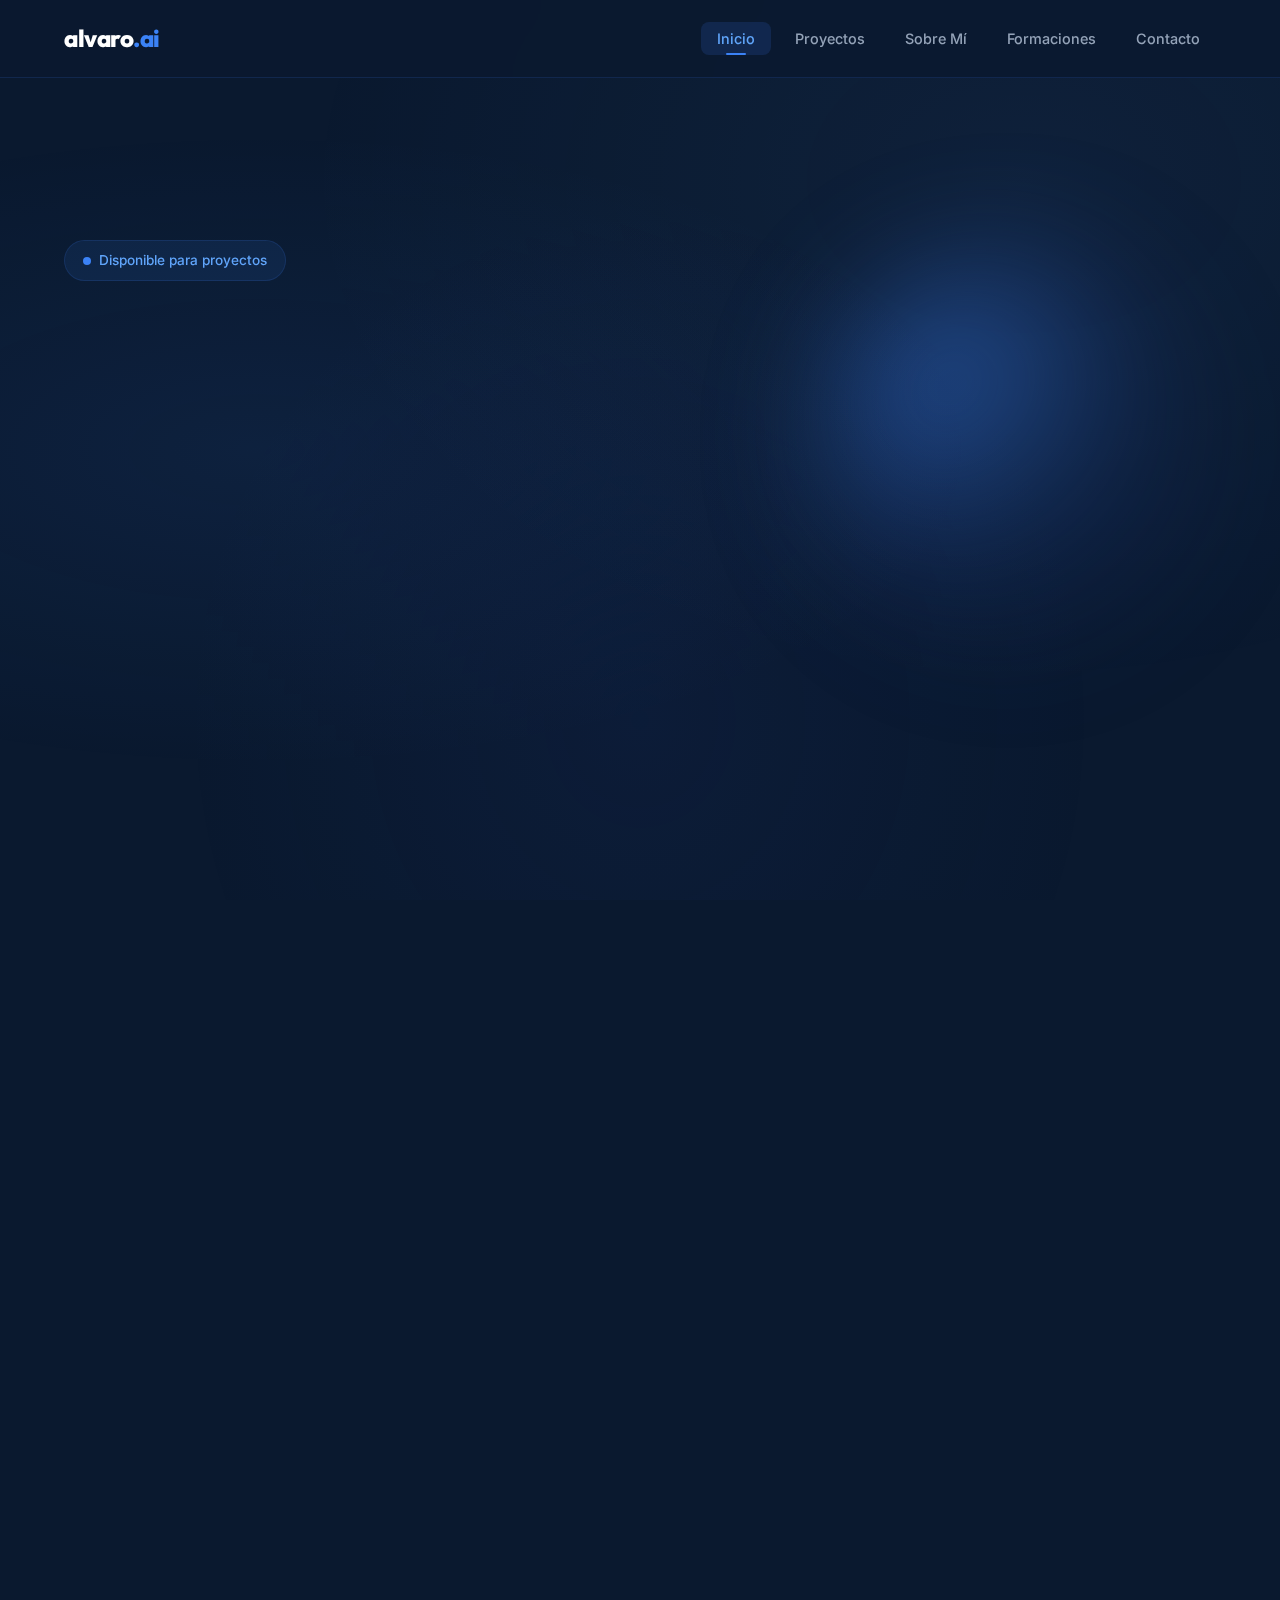
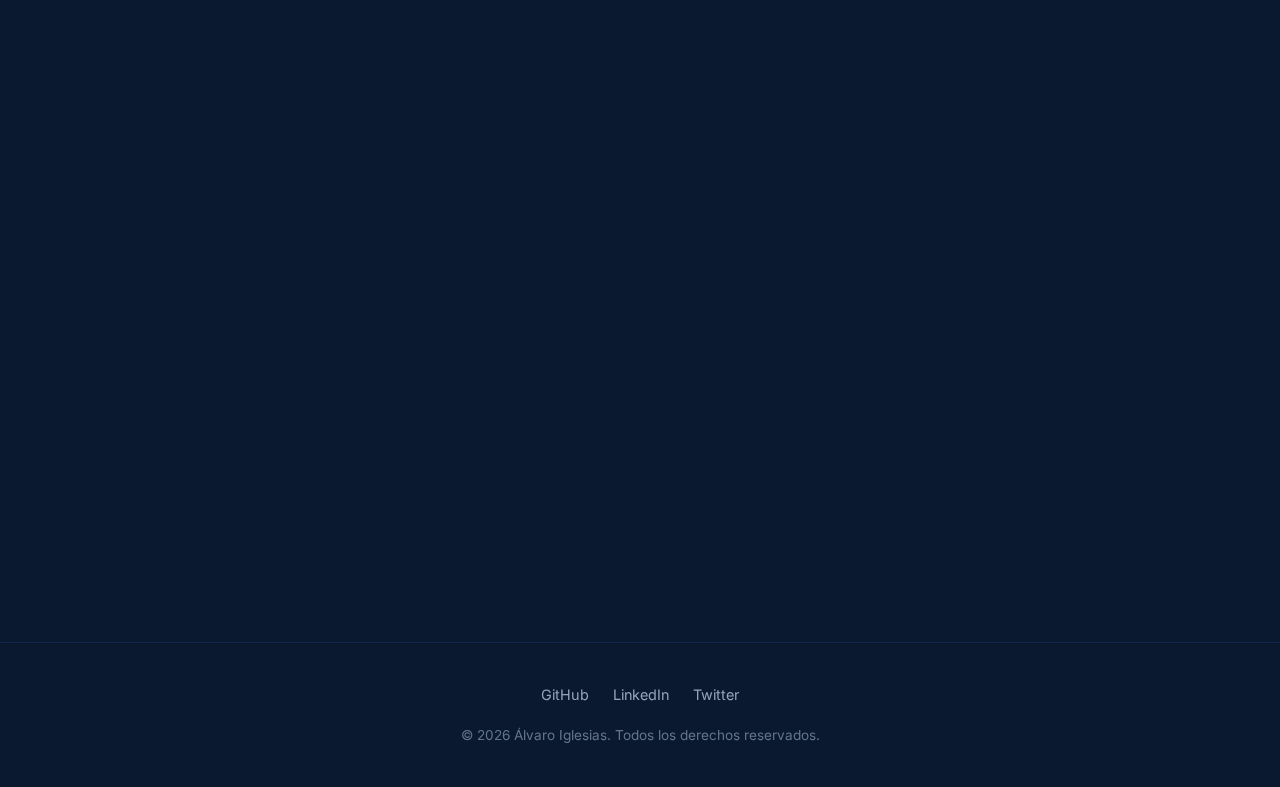
<file: index.html>
<!DOCTYPE html>
<html lang="es">

<head>
    <meta charset="UTF-8">
    <meta name="viewport" content="width=device-width, initial-scale=1.0">
    <title>Álvaro Iglesias — Desarrollador de Agentes de IA</title>
    <meta name="description"
        content="Portfolio de Álvaro Iglesias, desarrollador especializado en agentes de inteligencia artificial, automatización inteligente y soluciones con LLMs.">
    <link rel="stylesheet" href="styles.css">
</head>

<body>

    <!-- Navigation -->
    <nav class="navbar" id="navbar">
        <div class="container nav-content">
            <a href="index.html" class="nav-logo">alvaro<span>.ai</span></a>
            <ul class="nav-links" id="navLinks">
                <li><a href="index.html" class="active">Inicio</a></li>
                <li><a href="proyectos.html">Proyectos</a></li>
                <li><a href="sobre-mi.html">Sobre Mí</a></li>
                <li><a href="formaciones.html">Formaciones</a></li>
                <li><a href="contacto.html">Contacto</a></li>
            </ul>
            <button class="nav-toggle" id="navToggle" aria-label="Menú">
                <span></span>
                <span></span>
                <span></span>
            </button>
        </div>
    </nav>

    <!-- Hero Section -->
    <section class="hero">
        <div class="container">
            <div class="hero-content">
                <div class="hero-badge">Disponible para proyectos</div>
                <h1>Construyo <span class="highlight">agentes de IA</span> que transforman negocios</h1>
                <p class="hero-description">
                    Desarrollo soluciones inteligentes con agentes autónomos, sistemas RAG y automatización avanzada.
                    Especializado en LangChain, OpenAI API y arquitecturas multi-agente que resuelven problemas reales.
                </p>
                <div class="hero-cta">
                    <a href="proyectos.html" class="btn btn-primary">Ver proyectos →</a>
                    <a href="contacto.html" class="btn btn-outline">Hablemos</a>
                </div>
            </div>
        </div>
        <div class="hero-visual">
            <div class="orb"></div>
        </div>
    </section>

    <!-- Stats -->
    <section class="section">
        <div class="container">
            <div class="stats-row fade-in">
                <div class="stat-item">
                    <span class="stat-number">+30</span>
                    <span class="stat-label">Agentes de IA desplegados</span>
                </div>
                <div class="stat-item">
                    <span class="stat-number">+5</span>
                    <span class="stat-label">Años de experiencia</span>
                </div>
                <div class="stat-item">
                    <span class="stat-number">+15</span>
                    <span class="stat-label">Clientes satisfechos</span>
                </div>
                <div class="stat-item">
                    <span class="stat-number">98%</span>
                    <span class="stat-label">Tasa de satisfacción</span>
                </div>
            </div>
        </div>
    </section>

    <!-- Featured Projects Preview -->
    <section class="section">
        <div class="container">
            <div class="section-header fade-in">
                <span class="section-tag">Proyectos Destacados</span>
                <h2 class="section-title">Soluciones de IA en acción</h2>
                <p class="section-subtitle">Cada proyecto resuelve un problema real con agentes inteligentes, RAG y
                    automatización.</p>
            </div>
            <div class="projects-grid">
                <div class="card project-card fade-in">
                    <div class="project-image">🤖</div>
                    <h3>Asistente Legal Inteligente</h3>
                    <p>Agente RAG que analiza documentos legales y proporciona respuestas contextualizadas, reduciendo
                        un 70% el tiempo de consulta.</p>
                    <div class="project-tags">
                        <span class="tag">LangChain</span>
                        <span class="tag">OpenAI</span>
                        <span class="tag">Pinecone</span>
                    </div>
                    <a href="proyectos.html" class="project-link">Ver detalles →</a>
                </div>
                <div class="card project-card fade-in">
                    <div class="project-image">⚡</div>
                    <h3>Automatización de Soporte</h3>
                    <p>Sistema multi-agente que gestiona tickets de soporte, clasifica prioridades y genera respuestas
                        automáticas.</p>
                    <div class="project-tags">
                        <span class="tag">CrewAI</span>
                        <span class="tag">FastAPI</span>
                        <span class="tag">PostgreSQL</span>
                    </div>
                    <a href="proyectos.html" class="project-link">Ver detalles →</a>
                </div>
                <div class="card project-card fade-in">
                    <div class="project-image">📊</div>
                    <h3>Pipeline de Análisis de Datos</h3>
                    <p>Agente autónomo que extrae, transforma y analiza datos empresariales generando informes
                        ejecutivos automáticos.</p>
                    <div class="project-tags">
                        <span class="tag">Python</span>
                        <span class="tag">LangGraph</span>
                        <span class="tag">Pandas</span>
                    </div>
                    <a href="proyectos.html" class="project-link">Ver detalles →</a>
                </div>
            </div>
        </div>
    </section>

    <!-- Footer -->
    <footer class="footer">
        <div class="container">
            <div class="footer-links">
                <a href="https://github.com" target="_blank">GitHub</a>
                <a href="https://linkedin.com" target="_blank">LinkedIn</a>
                <a href="https://twitter.com" target="_blank">Twitter</a>
            </div>
            <p>© 2026 Álvaro Iglesias. Todos los derechos reservados.</p>
        </div>
    </footer>

    <script>
        // Mobile nav toggle
        document.getElementById('navToggle').addEventListener('click', () => {
            document.getElementById('navLinks').classList.toggle('open');
        });

        // Navbar scroll effect
        window.addEventListener('scroll', () => {
            document.getElementById('navbar').classList.toggle('scrolled', window.scrollY > 50);
        });

        // Fade-in on scroll
        const observer = new IntersectionObserver((entries) => {
            entries.forEach(entry => {
                if (entry.isIntersecting) {
                    entry.target.classList.add('visible');
                }
            });
        }, { threshold: 0.1 });

        document.querySelectorAll('.fade-in').forEach(el => observer.observe(el));
    </script>

</body>

</html>
</file>
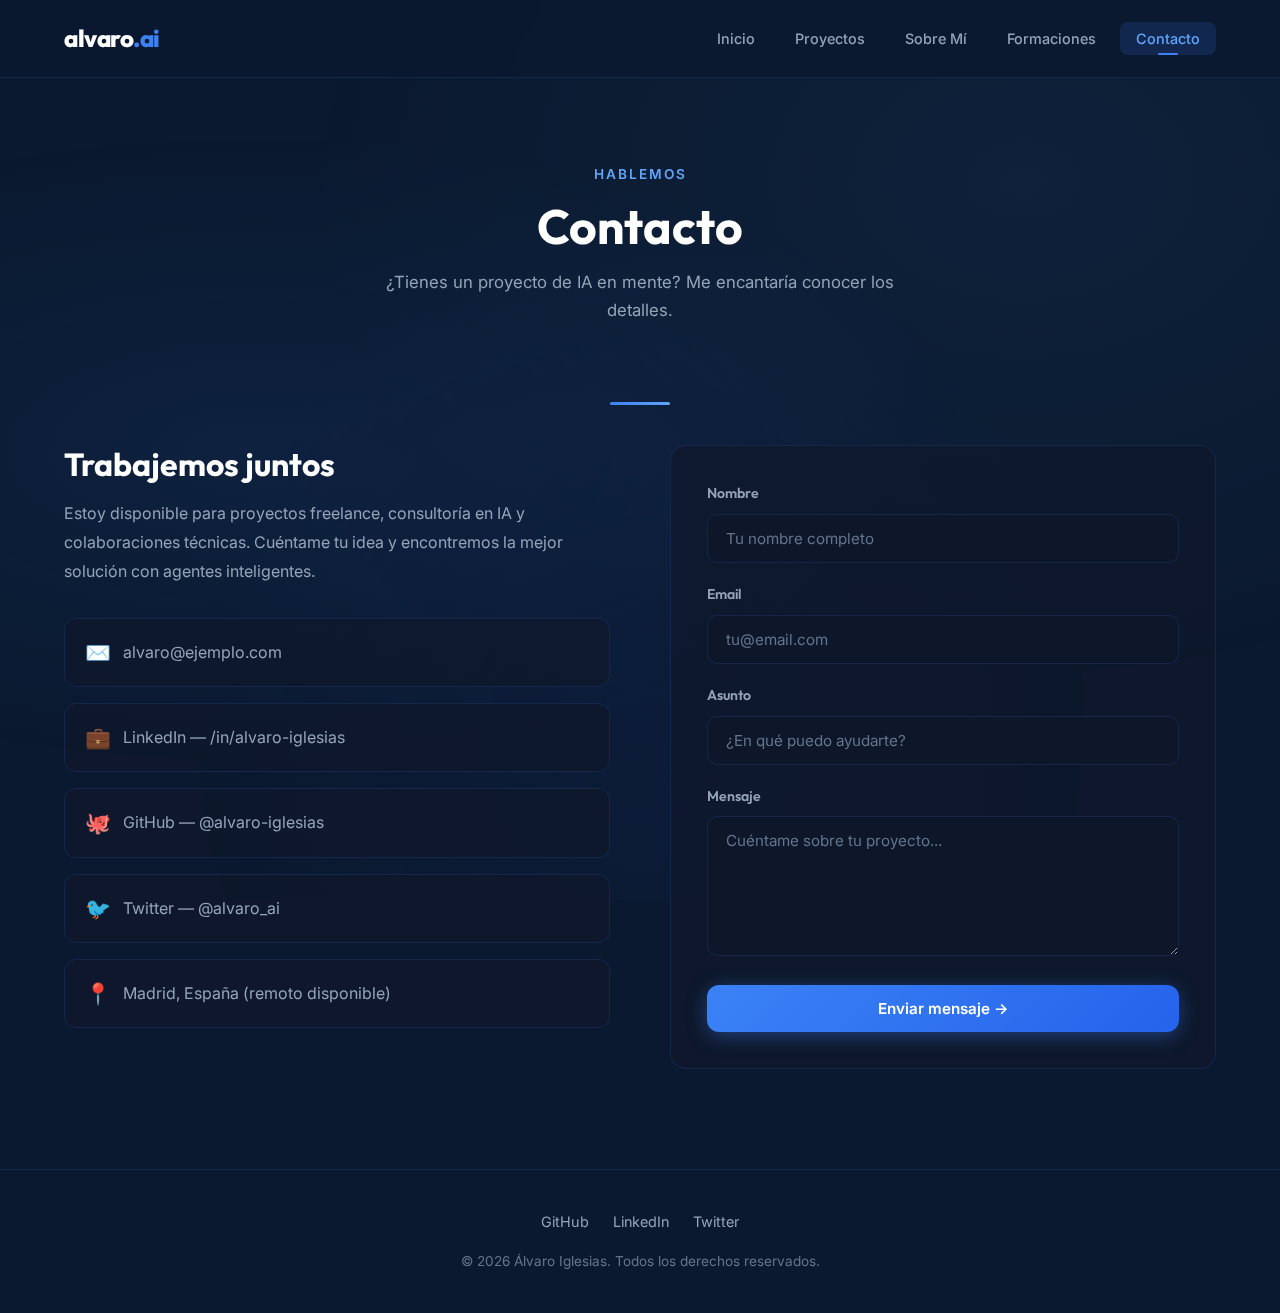
<file: contacto.html>
<!DOCTYPE html>
<html lang="es">

<head>
    <meta charset="UTF-8">
    <meta name="viewport" content="width=device-width, initial-scale=1.0">
    <title>Contacto — Álvaro Iglesias | Desarrollador de Agentes de IA</title>
    <meta name="description"
        content="Contacta con Álvaro Iglesias para proyectos de agentes de IA, automatización inteligente y consultoría en inteligencia artificial.">
    <link rel="stylesheet" href="styles.css">
</head>

<body>
    <nav class="navbar" id="navbar">
        <div class="container nav-content">
            <a href="index.html" class="nav-logo">alvaro<span>.ai</span></a>
            <ul class="nav-links" id="navLinks">
                <li><a href="index.html">Inicio</a></li>
                <li><a href="proyectos.html">Proyectos</a></li>
                <li><a href="sobre-mi.html">Sobre Mí</a></li>
                <li><a href="formaciones.html">Formaciones</a></li>
                <li><a href="contacto.html" class="active">Contacto</a></li>
            </ul>
            <button class="nav-toggle" id="navToggle" aria-label="Menú"><span></span><span></span><span></span></button>
        </div>
    </nav>

    <section class="page-header">
        <div class="container">
            <span class="section-tag">Hablemos</span>
            <h1>Contacto</h1>
            <p>¿Tienes un proyecto de IA en mente? Me encantaría conocer los detalles.</p>
        </div>
    </section>

    <section class="section" style="padding-top: 40px;">
        <div class="container">
            <div class="contact-layout fade-in">
                <div class="contact-info">
                    <h2>Trabajemos juntos</h2>
                    <p>Estoy disponible para proyectos freelance, consultoría en IA y colaboraciones técnicas. Cuéntame
                        tu idea y encontremos la mejor solución con agentes inteligentes.</p>
                    <div class="contact-links">
                        <a href="mailto:alvaro@ejemplo.com" class="contact-link-item">
                            <span class="icon">✉️</span>
                            <span>alvaro@ejemplo.com</span>
                        </a>
                        <a href="https://linkedin.com" target="_blank" class="contact-link-item">
                            <span class="icon">💼</span>
                            <span>LinkedIn — /in/alvaro-iglesias</span>
                        </a>
                        <a href="https://github.com" target="_blank" class="contact-link-item">
                            <span class="icon">🐙</span>
                            <span>GitHub — @alvaro-iglesias</span>
                        </a>
                        <a href="https://twitter.com" target="_blank" class="contact-link-item">
                            <span class="icon">🐦</span>
                            <span>Twitter — @alvaro_ai</span>
                        </a>
                        <div class="contact-link-item">
                            <span class="icon">📍</span>
                            <span>Madrid, España (remoto disponible)</span>
                        </div>
                    </div>
                </div>

                <form class="contact-form" id="contactForm">
                    <div class="form-group">
                        <label for="name">Nombre</label>
                        <input type="text" id="name" name="name" placeholder="Tu nombre completo" required>
                    </div>
                    <div class="form-group">
                        <label for="email">Email</label>
                        <input type="email" id="email" name="email" placeholder="tu@email.com" required>
                    </div>
                    <div class="form-group">
                        <label for="subject">Asunto</label>
                        <input type="text" id="subject" name="subject" placeholder="¿En qué puedo ayudarte?">
                    </div>
                    <div class="form-group">
                        <label for="message">Mensaje</label>
                        <textarea id="message" name="message" placeholder="Cuéntame sobre tu proyecto..."
                            required></textarea>
                    </div>
                    <button type="submit" class="btn btn-primary" style="width: 100%; justify-content: center;">Enviar
                        mensaje →</button>
                    <p id="formStatus"
                        style="text-align:center; margin-top: 16px; font-size: 0.9rem; color: var(--accent-light); display: none;">
                    </p>
                </form>
            </div>
        </div>
    </section>

    <footer class="footer">
        <div class="container">
            <div class="footer-links">
                <a href="https://github.com" target="_blank">GitHub</a>
                <a href="https://linkedin.com" target="_blank">LinkedIn</a>
                <a href="https://twitter.com" target="_blank">Twitter</a>
            </div>
            <p>© 2026 Álvaro Iglesias. Todos los derechos reservados.</p>
        </div>
    </footer>

    <script>
        document.getElementById('navToggle').addEventListener('click', () => { document.getElementById('navLinks').classList.toggle('open'); });
        window.addEventListener('scroll', () => { document.getElementById('navbar').classList.toggle('scrolled', window.scrollY > 50); });
        const observer = new IntersectionObserver((entries) => { entries.forEach(entry => { if (entry.isIntersecting) entry.target.classList.add('visible'); }); }, { threshold: 0.1 });
        document.querySelectorAll('.fade-in').forEach(el => observer.observe(el));

        // Form handling
        document.getElementById('contactForm').addEventListener('submit', (e) => {
            e.preventDefault();
            const status = document.getElementById('formStatus');
            status.textContent = '✅ ¡Mensaje enviado con éxito! Te responderé pronto.';
            status.style.display = 'block';
            e.target.reset();
            setTimeout(() => { status.style.display = 'none'; }, 5000);
        });
    </script>
</body>

</html>
</file>
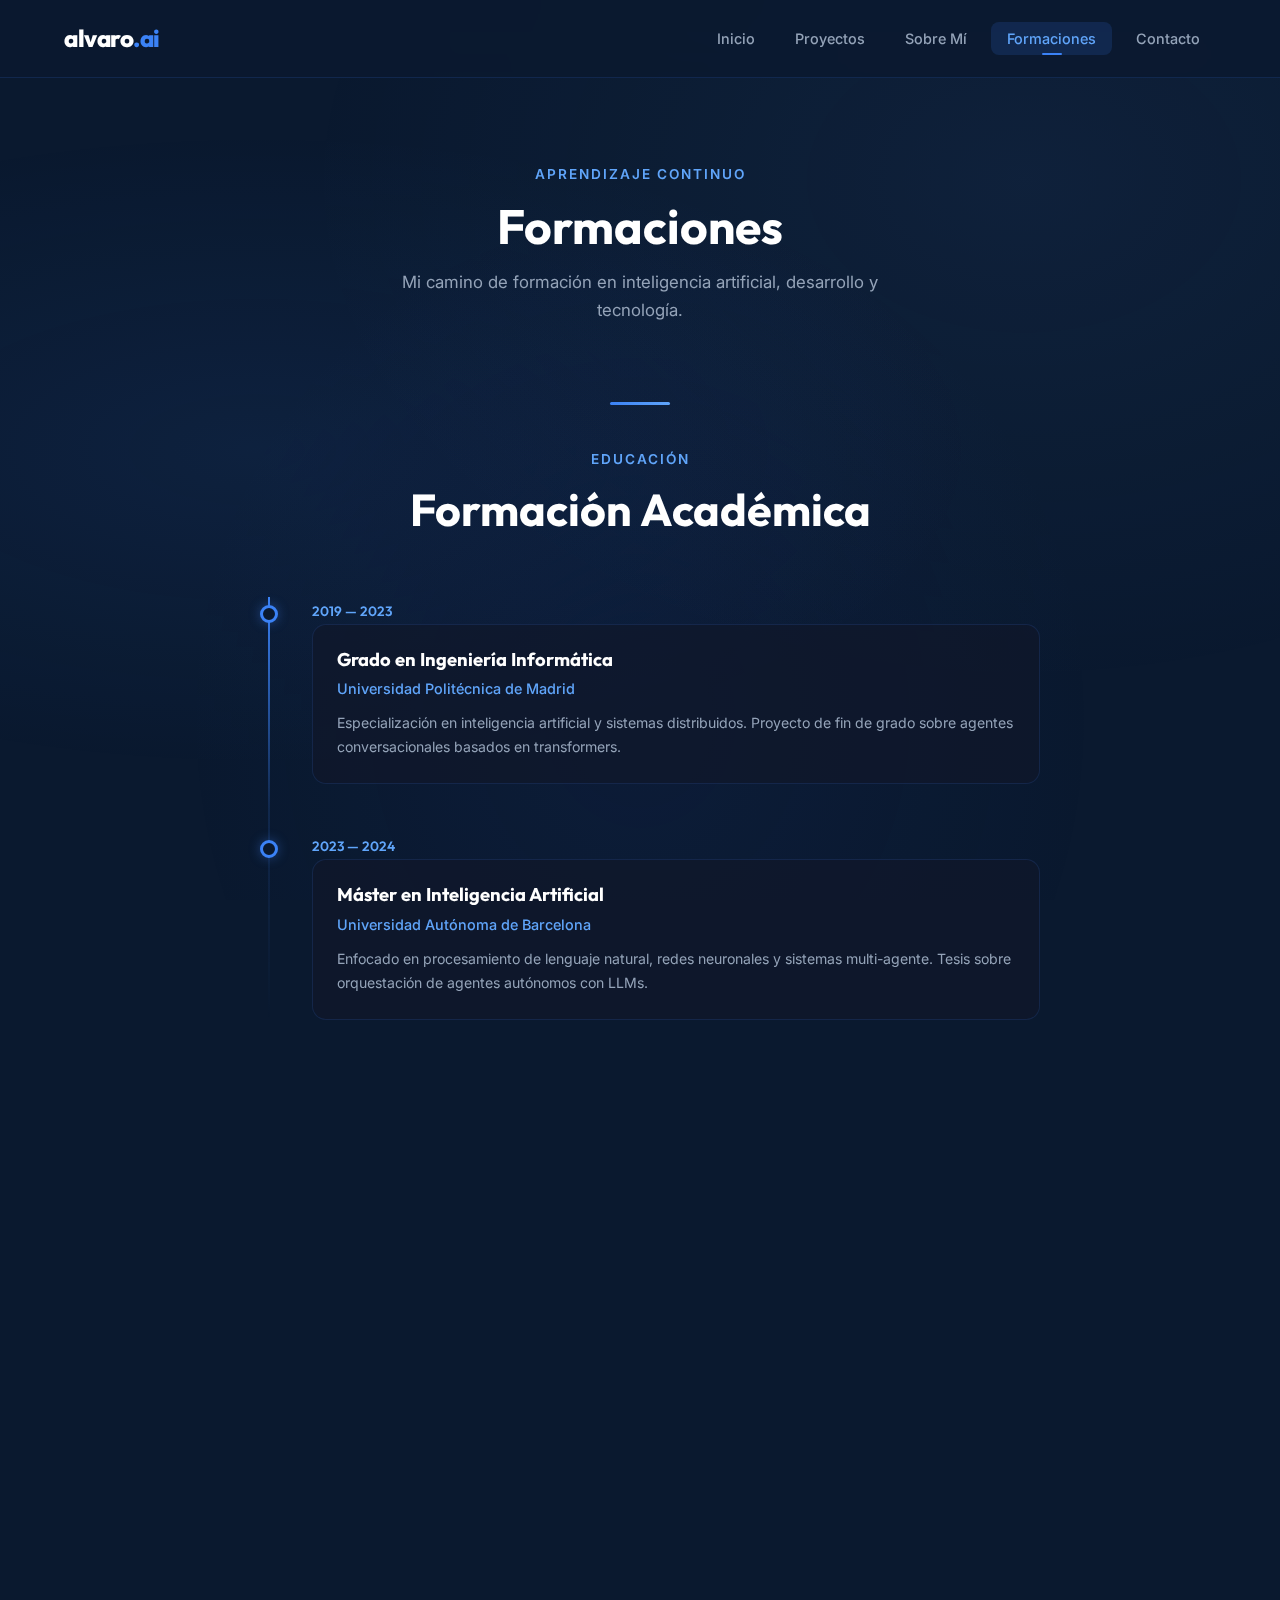
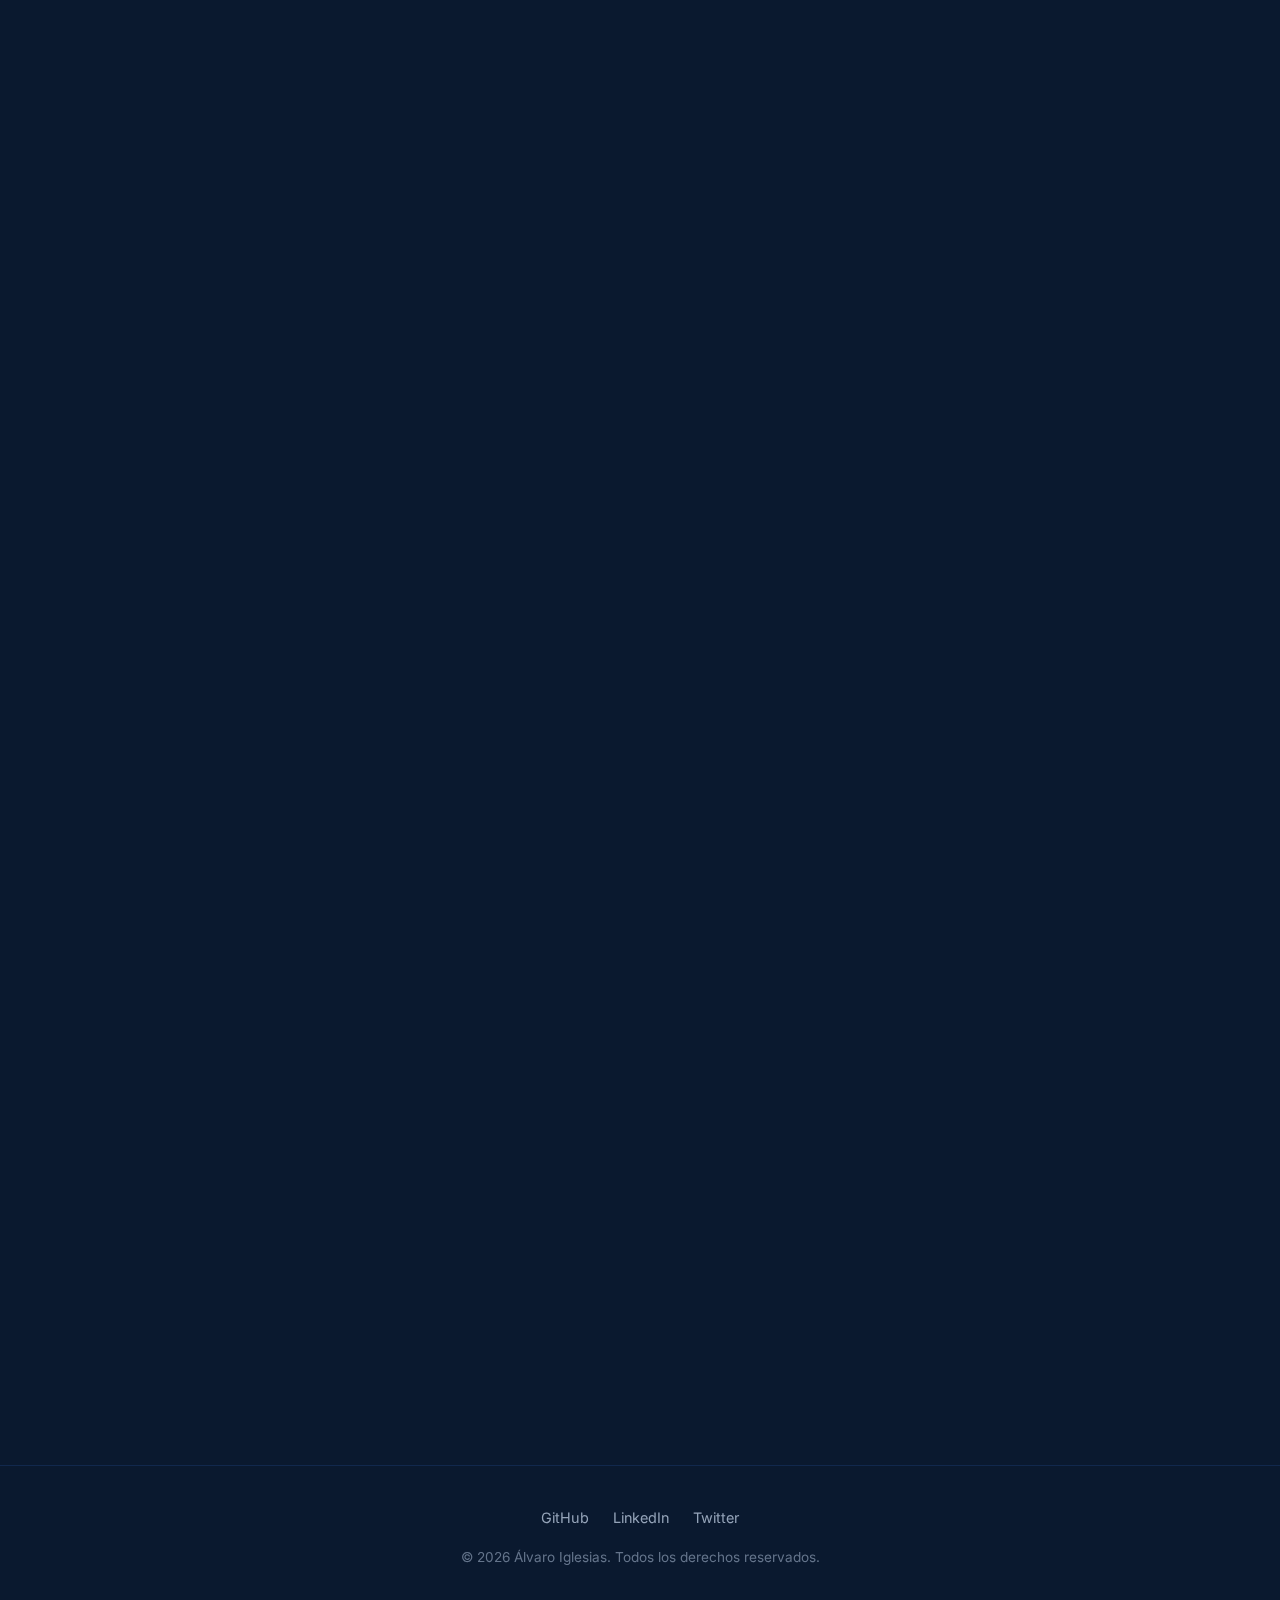
<file: formaciones.html>
<!DOCTYPE html>
<html lang="es">

<head>
    <meta charset="UTF-8">
    <meta name="viewport" content="width=device-width, initial-scale=1.0">
    <title>Formaciones — Álvaro Iglesias | Desarrollador de Agentes de IA</title>
    <meta name="description"
        content="Formación académica, certificaciones en IA/ML y cursos especializados de Álvaro Iglesias.">
    <link rel="stylesheet" href="styles.css">
</head>

<body>
    <nav class="navbar" id="navbar">
        <div class="container nav-content">
            <a href="index.html" class="nav-logo">alvaro<span>.ai</span></a>
            <ul class="nav-links" id="navLinks">
                <li><a href="index.html">Inicio</a></li>
                <li><a href="proyectos.html">Proyectos</a></li>
                <li><a href="sobre-mi.html">Sobre Mí</a></li>
                <li><a href="formaciones.html" class="active">Formaciones</a></li>
                <li><a href="contacto.html">Contacto</a></li>
            </ul>
            <button class="nav-toggle" id="navToggle" aria-label="Menú"><span></span><span></span><span></span></button>
        </div>
    </nav>

    <section class="page-header">
        <div class="container">
            <span class="section-tag">Aprendizaje Continuo</span>
            <h1>Formaciones</h1>
            <p>Mi camino de formación en inteligencia artificial, desarrollo y tecnología.</p>
        </div>
    </section>

    <!-- Education Timeline -->
    <section class="section" style="padding-top: 40px;">
        <div class="container">
            <div class="section-header fade-in">
                <span class="section-tag">Educación</span>
                <h2 class="section-title">Formación Académica</h2>
            </div>
            <div class="timeline fade-in">
                <div class="timeline-item">
                    <div class="timeline-dot"></div>
                    <span class="timeline-date">2019 — 2023</span>
                    <div class="timeline-content">
                        <h3>Grado en Ingeniería Informática</h3>
                        <p class="institution">Universidad Politécnica de Madrid</p>
                        <p>Especialización en inteligencia artificial y sistemas distribuidos. Proyecto de fin de grado
                            sobre agentes conversacionales basados en transformers.</p>
                    </div>
                </div>
                <div class="timeline-item">
                    <div class="timeline-dot"></div>
                    <span class="timeline-date">2023 — 2024</span>
                    <div class="timeline-content">
                        <h3>Máster en Inteligencia Artificial</h3>
                        <p class="institution">Universidad Autónoma de Barcelona</p>
                        <p>Enfocado en procesamiento de lenguaje natural, redes neuronales y sistemas multi-agente.
                            Tesis sobre orquestación de agentes autónomos con LLMs.</p>
                    </div>
                </div>
            </div>
        </div>
    </section>

    <!-- Certifications -->
    <section class="section">
        <div class="container">
            <div class="section-header fade-in">
                <span class="section-tag">Certificaciones</span>
                <h2 class="section-title">Certificaciones Profesionales</h2>
            </div>
            <div class="certifications-grid fade-in">
                <div class="card cert-card">
                    <span class="cert-icon">🏆</span>
                    <div>
                        <h4>Deep Learning Specialization</h4>
                        <p>DeepLearning.AI — Andrew Ng · 2023</p>
                    </div>
                </div>
                <div class="card cert-card">
                    <span class="cert-icon">🏆</span>
                    <div>
                        <h4>LangChain for LLM Application Development</h4>
                        <p>DeepLearning.AI · 2024</p>
                    </div>
                </div>
                <div class="card cert-card">
                    <span class="cert-icon">🏆</span>
                    <div>
                        <h4>AWS Certified Machine Learning</h4>
                        <p>Amazon Web Services · 2024</p>
                    </div>
                </div>
                <div class="card cert-card">
                    <span class="cert-icon">🏆</span>
                    <div>
                        <h4>OpenAI API Mastery</h4>
                        <p>Udemy — Advanced Program · 2024</p>
                    </div>
                </div>
                <div class="card cert-card">
                    <span class="cert-icon">🏆</span>
                    <div>
                        <h4>Multi AI Agent Systems with CrewAI</h4>
                        <p>DeepLearning.AI · 2025</p>
                    </div>
                </div>
                <div class="card cert-card">
                    <span class="cert-icon">🏆</span>
                    <div>
                        <h4>Building RAG Agents with LlamaIndex</h4>
                        <p>DeepLearning.AI · 2025</p>
                    </div>
                </div>
            </div>
        </div>
    </section>

    <!-- Specialized Courses Timeline -->
    <section class="section">
        <div class="container">
            <div class="section-header fade-in">
                <span class="section-tag">Cursos</span>
                <h2 class="section-title">Formación Especializada</h2>
            </div>
            <div class="timeline fade-in">
                <div class="timeline-item">
                    <div class="timeline-dot"></div>
                    <span class="timeline-date">2025</span>
                    <div class="timeline-content">
                        <h3>Advanced AI Agents & Autonomous Systems</h3>
                        <p class="institution">Stanford Online</p>
                        <p>Arquitecturas avanzadas de agentes, planificación, razonamiento con herramientas y evaluación
                            de sistemas autónomos.</p>
                    </div>
                </div>
                <div class="timeline-item">
                    <div class="timeline-dot"></div>
                    <span class="timeline-date">2024</span>
                    <div class="timeline-content">
                        <h3>Production RAG Systems</h3>
                        <p class="institution">Programa intensivo online</p>
                        <p>Diseño, implementación y optimización de sistemas RAG en producción: chunking, embeddings,
                            re-ranking y evaluación.</p>
                    </div>
                </div>
                <div class="timeline-item">
                    <div class="timeline-dot"></div>
                    <span class="timeline-date">2024</span>
                    <div class="timeline-content">
                        <h3>MLOps & Deployment de Modelos</h3>
                        <p class="institution">Google Cloud Skills Boost</p>
                        <p>Pipelines de ML en producción, monitorización de modelos, CI/CD para machine learning y
                            escalabilidad en la nube.</p>
                    </div>
                </div>
                <div class="timeline-item">
                    <div class="timeline-dot"></div>
                    <span class="timeline-date">2023</span>
                    <div class="timeline-content">
                        <h3>Full-Stack Web Development</h3>
                        <p class="institution">The Odin Project</p>
                        <p>Desarrollo web completo con JavaScript, React, Node.js y bases de datos relacionales y no
                            relacionales.</p>
                    </div>
                </div>
            </div>
        </div>
    </section>

    <footer class="footer">
        <div class="container">
            <div class="footer-links">
                <a href="https://github.com" target="_blank">GitHub</a>
                <a href="https://linkedin.com" target="_blank">LinkedIn</a>
                <a href="https://twitter.com" target="_blank">Twitter</a>
            </div>
            <p>© 2026 Álvaro Iglesias. Todos los derechos reservados.</p>
        </div>
    </footer>

    <script>
        document.getElementById('navToggle').addEventListener('click', () => { document.getElementById('navLinks').classList.toggle('open'); });
        window.addEventListener('scroll', () => { document.getElementById('navbar').classList.toggle('scrolled', window.scrollY > 50); });
        const observer = new IntersectionObserver((entries) => { entries.forEach(entry => { if (entry.isIntersecting) entry.target.classList.add('visible'); }); }, { threshold: 0.1 });
        document.querySelectorAll('.fade-in').forEach(el => observer.observe(el));
    </script>
</body>

</html>
</file>
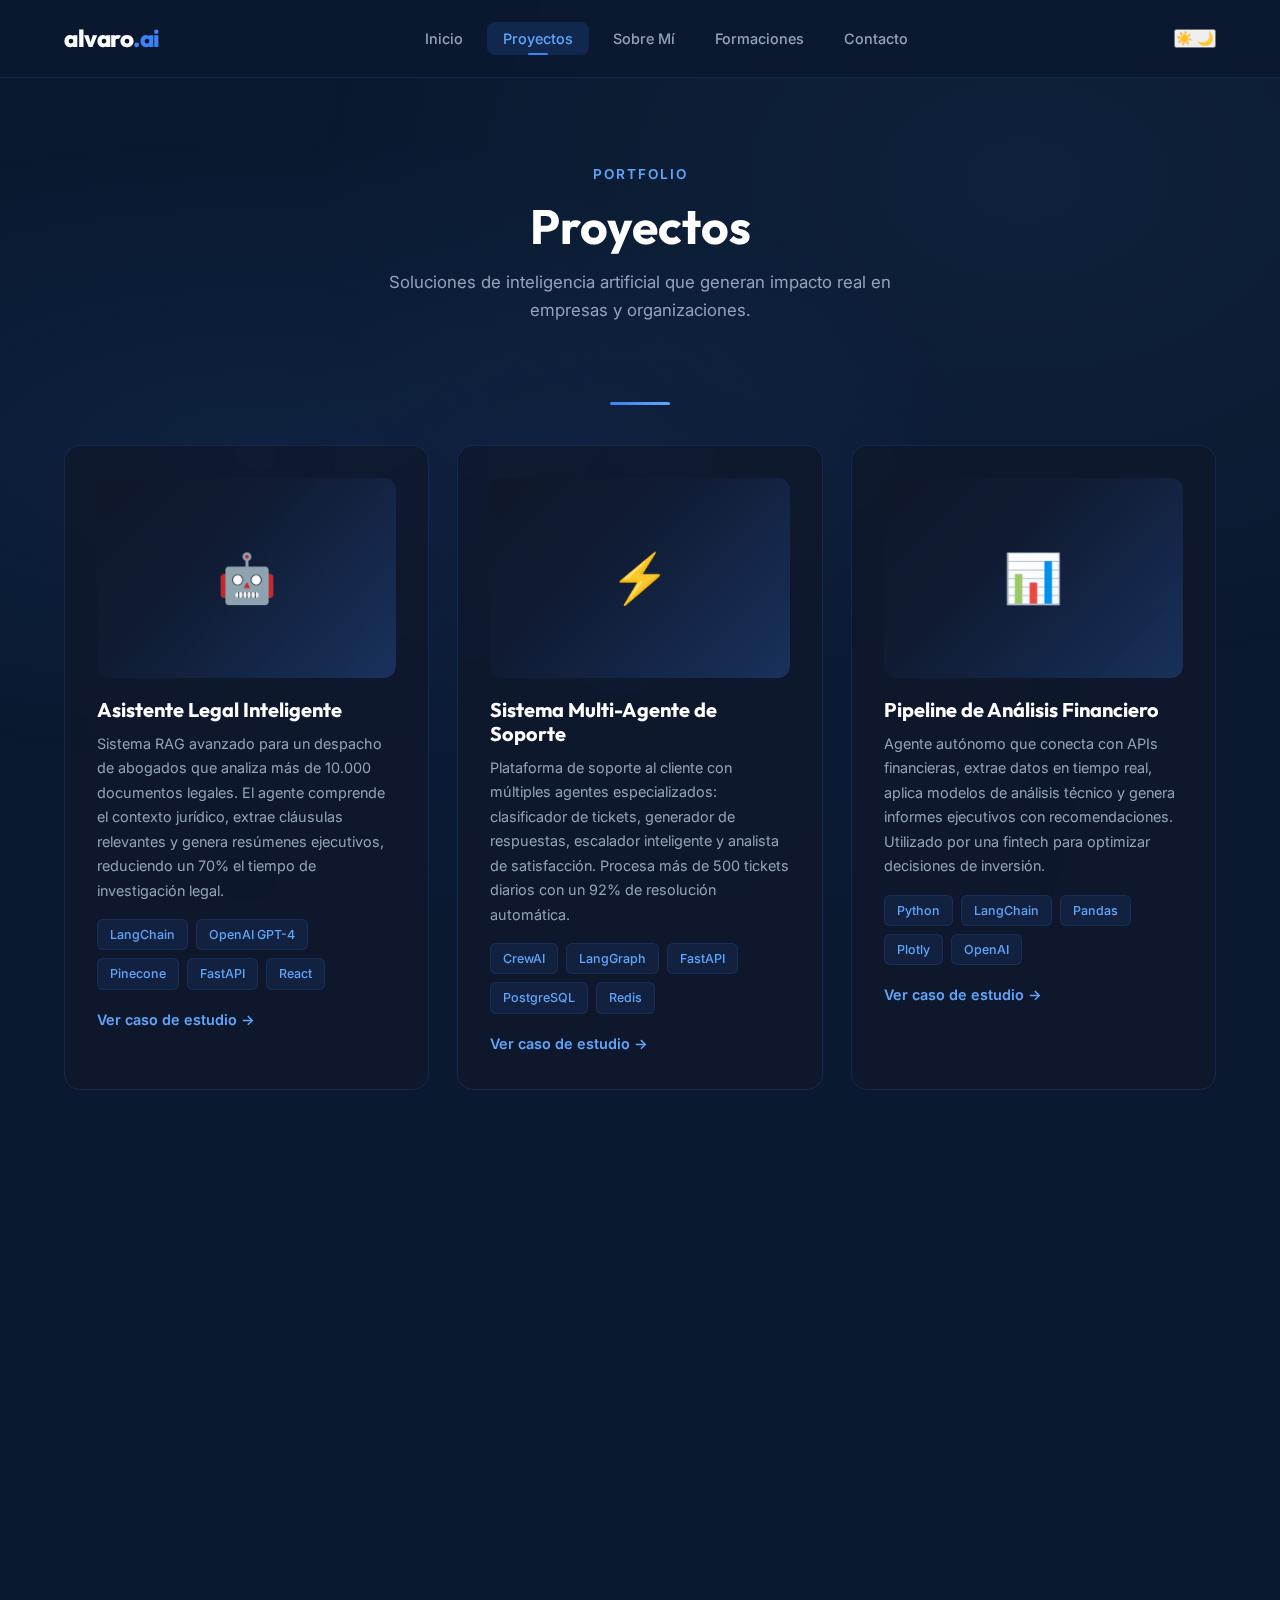
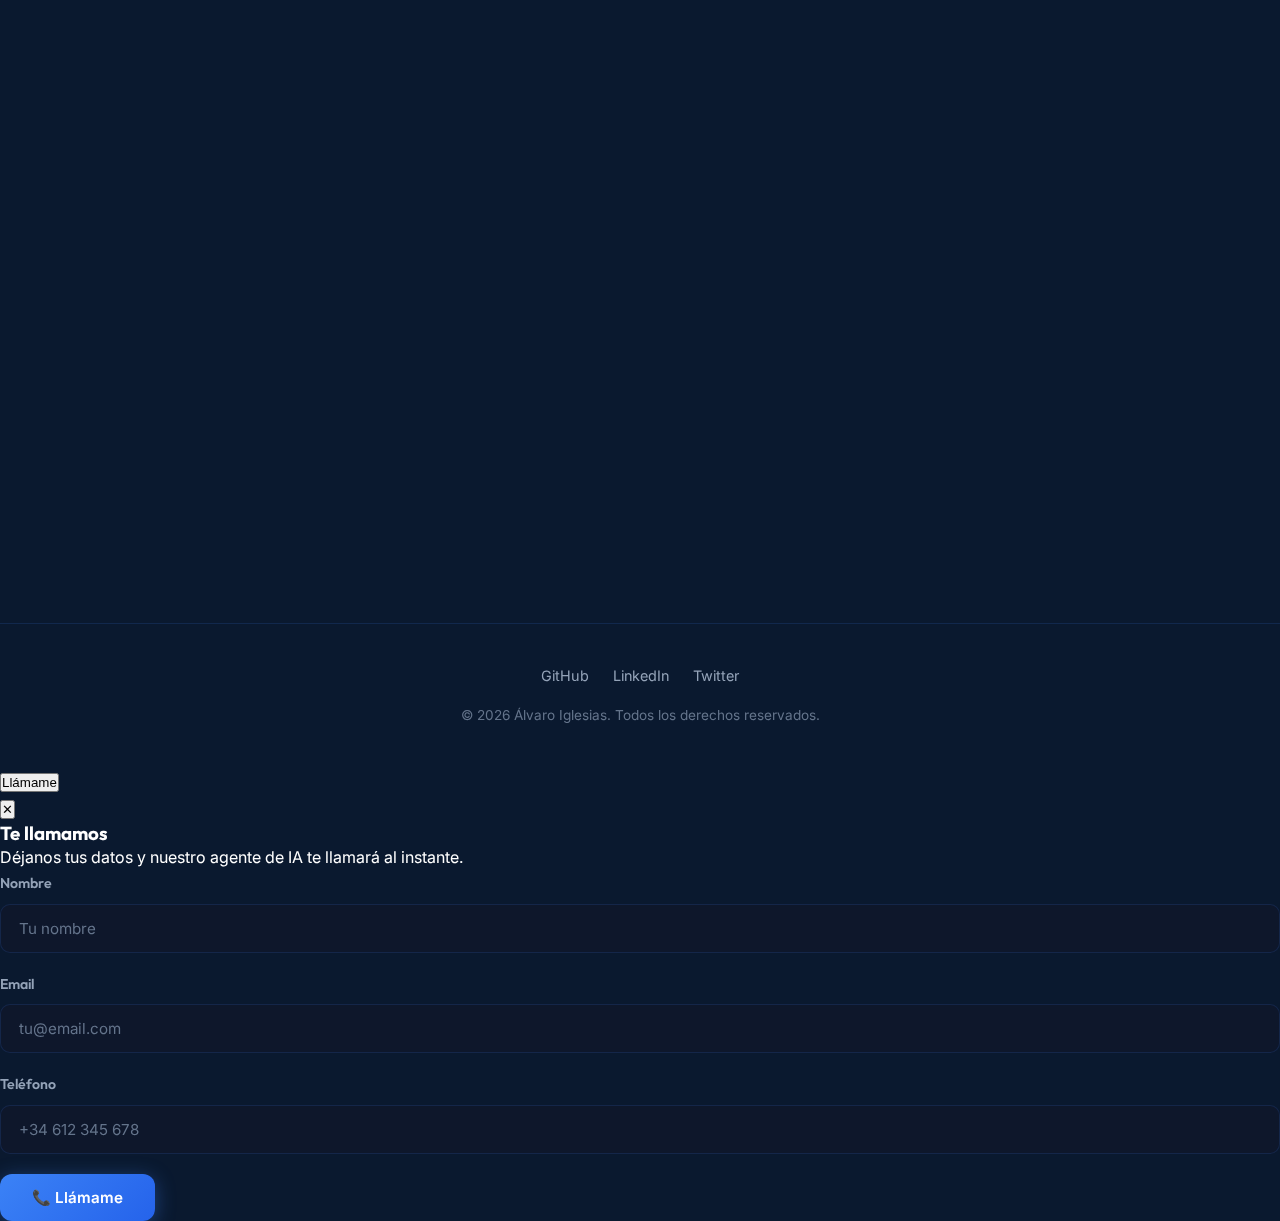
<file: proyectos.html>
<!DOCTYPE html>
<html lang="es">

<head>
    <meta charset="UTF-8">
    <meta name="viewport" content="width=device-width, initial-scale=1.0">
    <title>Proyectos — Álvaro Iglesias | Agentes de IA</title>
    <meta name="description"
        content="Proyectos de agentes de inteligencia artificial, sistemas RAG, automatización inteligente y soluciones con LLMs desarrollados por Álvaro Iglesias.">
    <link rel="stylesheet" href="styles.css">
    <script>document.documentElement.setAttribute('data-theme', localStorage.getItem('theme') || 'light');</script>
    <script src="https://challenges.cloudflare.com/turnstile/v0/api.js" async defer></script>
</head>

<body>

    <!-- Navigation -->
    <nav class="navbar" id="navbar">
        <div class="container nav-content">
            <a href="index.html" class="nav-logo">alvaro<span>.ai</span></a>
            <ul class="nav-links" id="navLinks">
                <li><a href="index.html">Inicio</a></li>
                <li><a href="proyectos.html" class="active">Proyectos</a></li>
                <li><a href="sobre-mi.html">Sobre Mí</a></li>
                <li><a href="formaciones.html">Formaciones</a></li>
                <li><a href="contacto.html">Contacto</a></li>
            </ul>
            <button class="theme-toggle" id="themeToggle" aria-label="Cambiar tema">
                <span class="theme-icon sun">☀️</span>
                <span class="theme-icon moon">🌙</span>
            </button>
            <button class="nav-toggle" id="navToggle" aria-label="Menú">
                <span></span>
                <span></span>
                <span></span>
            </button>
        </div>
    </nav>

    <!-- Page Header -->
    <section class="page-header">
        <div class="container">
            <span class="section-tag">Portfolio</span>
            <h1>Proyectos</h1>
            <p>Soluciones de inteligencia artificial que generan impacto real en empresas y organizaciones.</p>
        </div>
    </section>

    <!-- Projects -->
    <section class="section" style="padding-top: 40px;">
        <div class="container">
            <div class="projects-grid">

                <!-- Project 1 -->
                <div class="card project-card fade-in">
                    <div class="project-image">🤖</div>
                    <h3>Asistente Legal Inteligente</h3>
                    <p>
                        Sistema RAG avanzado para un despacho de abogados que analiza más de 10.000 documentos legales.
                        El agente comprende el contexto jurídico, extrae cláusulas relevantes y genera resúmenes
                        ejecutivos, reduciendo un 70% el tiempo de investigación legal.
                    </p>
                    <div class="project-tags">
                        <span class="tag">LangChain</span>
                        <span class="tag">OpenAI GPT-4</span>
                        <span class="tag">Pinecone</span>
                        <span class="tag">FastAPI</span>
                        <span class="tag">React</span>
                    </div>
                    <a href="#" class="project-link">Ver caso de estudio →</a>
                </div>

                <!-- Project 2 -->
                <div class="card project-card fade-in">
                    <div class="project-image">⚡</div>
                    <h3>Sistema Multi-Agente de Soporte</h3>
                    <p>
                        Plataforma de soporte al cliente con múltiples agentes especializados: clasificador de tickets,
                        generador de respuestas, escalador inteligente y analista de satisfacción. Procesa más de 500
                        tickets diarios con un 92% de resolución automática.
                    </p>
                    <div class="project-tags">
                        <span class="tag">CrewAI</span>
                        <span class="tag">LangGraph</span>
                        <span class="tag">FastAPI</span>
                        <span class="tag">PostgreSQL</span>
                        <span class="tag">Redis</span>
                    </div>
                    <a href="#" class="project-link">Ver caso de estudio →</a>
                </div>

                <!-- Project 3 -->
                <div class="card project-card fade-in">
                    <div class="project-image">📊</div>
                    <h3>Pipeline de Análisis Financiero</h3>
                    <p>
                        Agente autónomo que conecta con APIs financieras, extrae datos en tiempo real, aplica modelos
                        de análisis técnico y genera informes ejecutivos con recomendaciones. Utilizado por una fintech
                        para optimizar decisiones de inversión.
                    </p>
                    <div class="project-tags">
                        <span class="tag">Python</span>
                        <span class="tag">LangChain</span>
                        <span class="tag">Pandas</span>
                        <span class="tag">Plotly</span>
                        <span class="tag">OpenAI</span>
                    </div>
                    <a href="#" class="project-link">Ver caso de estudio →</a>
                </div>

                <!-- Project 4 -->
                <div class="card project-card fade-in">
                    <div class="project-image">🏥</div>
                    <h3>Asistente Médico con RAG</h3>
                    <p>
                        Sistema de consulta médica que utiliza RAG sobre bases de datos clínicas y guías médicas
                        actualizadas. Ayuda a profesionales de la salud a encontrar información sobre tratamientos,
                        interacciones medicamentosas y protocolos clínicos en segundos.
                    </p>
                    <div class="project-tags">
                        <span class="tag">LangChain</span>
                        <span class="tag">Chroma</span>
                        <span class="tag">Claude API</span>
                        <span class="tag">Streamlit</span>
                    </div>
                    <a href="#" class="project-link">Ver caso de estudio →</a>
                </div>

                <!-- Project 5 -->
                <div class="card project-card fade-in">
                    <div class="project-image">🛒</div>
                    <h3>Agente de E-commerce Conversacional</h3>
                    <p>
                        Chatbot inteligente para una tienda online que asesora a clientes, recomienda productos
                        basándose en preferencias y historial, gestiona devoluciones y se integra con el sistema
                        de inventario. Incrementó las conversiones un 35%.
                    </p>
                    <div class="project-tags">
                        <span class="tag">OpenAI</span>
                        <span class="tag">Shopify API</span>
                        <span class="tag">Node.js</span>
                        <span class="tag">MongoDB</span>
                    </div>
                    <a href="#" class="project-link">Ver caso de estudio →</a>
                </div>

                <!-- Project 6 -->
                <div class="card project-card fade-in">
                    <div class="project-image">📰</div>
                    <h3>Content Writer Multi-Agente</h3>
                    <p>
                        Orquestación de agentes para generación de contenido: investigador, redactor, editor y
                        optimizador SEO. Genera artículos optimizados a partir de un briefing, con verificación
                        de fuentes y adaptación al tono de marca del cliente.
                    </p>
                    <div class="project-tags">
                        <span class="tag">AutoGen</span>
                        <span class="tag">Anthropic API</span>
                        <span class="tag">Serper API</span>
                        <span class="tag">Python</span>
                    </div>
                    <a href="#" class="project-link">Ver caso de estudio →</a>
                </div>

            </div>
        </div>
    </section>

    <!-- CTA -->
    <section class="section">
        <div class="container" style="text-align: center;">
            <div class="fade-in">
                <h2 class="section-title">¿Tienes un proyecto en mente?</h2>
                <p class="section-subtitle" style="margin-bottom: 32px;">Hablemos sobre cómo la IA puede transformar tu
                    negocio.</p>
                <a href="contacto.html" class="btn btn-primary">Contactar →</a>
            </div>
        </div>
    </section>

    <!-- Footer -->
    <footer class="footer">
        <div class="container">
            <div class="footer-links">
                <a href="https://github.com" target="_blank">GitHub</a>
                <a href="https://linkedin.com" target="_blank">LinkedIn</a>
                <a href="https://twitter.com" target="_blank">Twitter</a>
            </div>
            <p>© 2026 Álvaro Iglesias. Todos los derechos reservados.</p>
        </div>
    </footer>

    <!-- Floating CTA Button -->
    <button class="floating-cta" onclick="document.getElementById('contactModal').classList.add('open')">
        <span class="cta-pulse"></span> Llámame
    </button>
    <div class="contact-modal-overlay" id="contactModal" onclick="if(event.target===this)this.classList.remove('open')">
        <div class="contact-modal">
            <button class="contact-modal-close"
                onclick="document.getElementById('contactModal').classList.remove('open')">✕</button>
            <h3>Te llamamos</h3>
            <p class="modal-subtitle">Déjanos tus datos y nuestro agente de IA te llamará al instante.</p>
            <form id="callForm">
                <div class="form-group"><label for="modal-name">Nombre</label><input type="text" id="modal-name"
                        placeholder="Tu nombre" required></div>
                <div class="form-group"><label for="modal-email">Email</label><input type="email" id="modal-email"
                        placeholder="tu@email.com" required></div>
                <div class="form-group"><label for="modal-phone">Teléfono</label><input type="tel" id="modal-phone"
                        placeholder="+34 612 345 678" required></div>
                <div class="cf-turnstile" data-sitekey="0x4AAAAAACdzIyoSlxr08Dfa" data-theme="auto"></div>
                <button type="submit" class="btn btn-primary" id="callBtn">📞 Llámame</button>
                <p id="callStatus" style="text-align:center;margin-top:12px;font-size:0.85rem;display:none;"></p>
            </form>
        </div>
    </div>

    <script>
        // Theme Toggle
        const themeToggle = document.getElementById('themeToggle');
        const html = document.documentElement;
        const currentTheme = localStorage.getItem('theme') || 'light';
        html.setAttribute('data-theme', currentTheme);
        themeToggle.addEventListener('click', () => {
            const theme = html.getAttribute('data-theme') === 'light' ? 'dark' : 'light';
            html.setAttribute('data-theme', theme);
            localStorage.setItem('theme', theme);
        });

        document.getElementById('navToggle').addEventListener('click', () => {
            document.getElementById('navLinks').classList.toggle('open');
        });
        window.addEventListener('scroll', () => {
            document.getElementById('navbar').classList.toggle('scrolled', window.scrollY > 50);
        });
        const observer = new IntersectionObserver((entries) => {
            entries.forEach(entry => {
                if (entry.isIntersecting) entry.target.classList.add('visible');
            });
        }, { threshold: 0.1 });
        document.querySelectorAll('.fade-in').forEach(el => observer.observe(el));

        document.getElementById('callForm').addEventListener('submit', async (e) => {
            e.preventDefault();
            const btn = document.getElementById('callBtn');
            const status = document.getElementById('callStatus');
            const phone = document.getElementById('modal-phone').value.trim();
            const turnstileResponse = e.target.querySelector('[name="cf-turnstile-response"]');
            if (!turnstileResponse || !turnstileResponse.value) {
                status.textContent = '⚠️ Por favor, completa la verificación de seguridad.';
                status.style.color = '#f59e0b'; status.style.display = 'block'; return;
            }
            btn.disabled = true; btn.textContent = '⏳ Llamando...'; status.style.display = 'none';
            try {
                const res = await fetch('https://66ddwwgrhvx2bwlrzv266w2xl40smloe.lambda-url.eu-central-1.on.aws/', {
                    method: 'POST',
                    headers: { 'Content-Type': 'application/json' },
                    body: JSON.stringify({ phone: phone })
                });
                if (res.ok) {
                    status.textContent = '✅ ¡Llamada iniciada! Recibirás la llamada en segundos.'; status.style.color = '#4ade80'; status.style.display = 'block'; btn.textContent = '✅ Llamada enviada';
                    setTimeout(() => { document.getElementById('contactModal').classList.remove('open'); e.target.reset(); btn.disabled = false; btn.textContent = '📞 Llámame'; status.style.display = 'none'; }, 3000);
                } else { throw new Error('Error ' + res.status); }
            } catch (err) { status.textContent = '❌ Error al iniciar la llamada. Inténtalo de nuevo.'; status.style.color = '#f87171'; status.style.display = 'block'; btn.disabled = false; btn.textContent = '📞 Llámame'; }
        });
    </script>

</body>

</html>
</file>
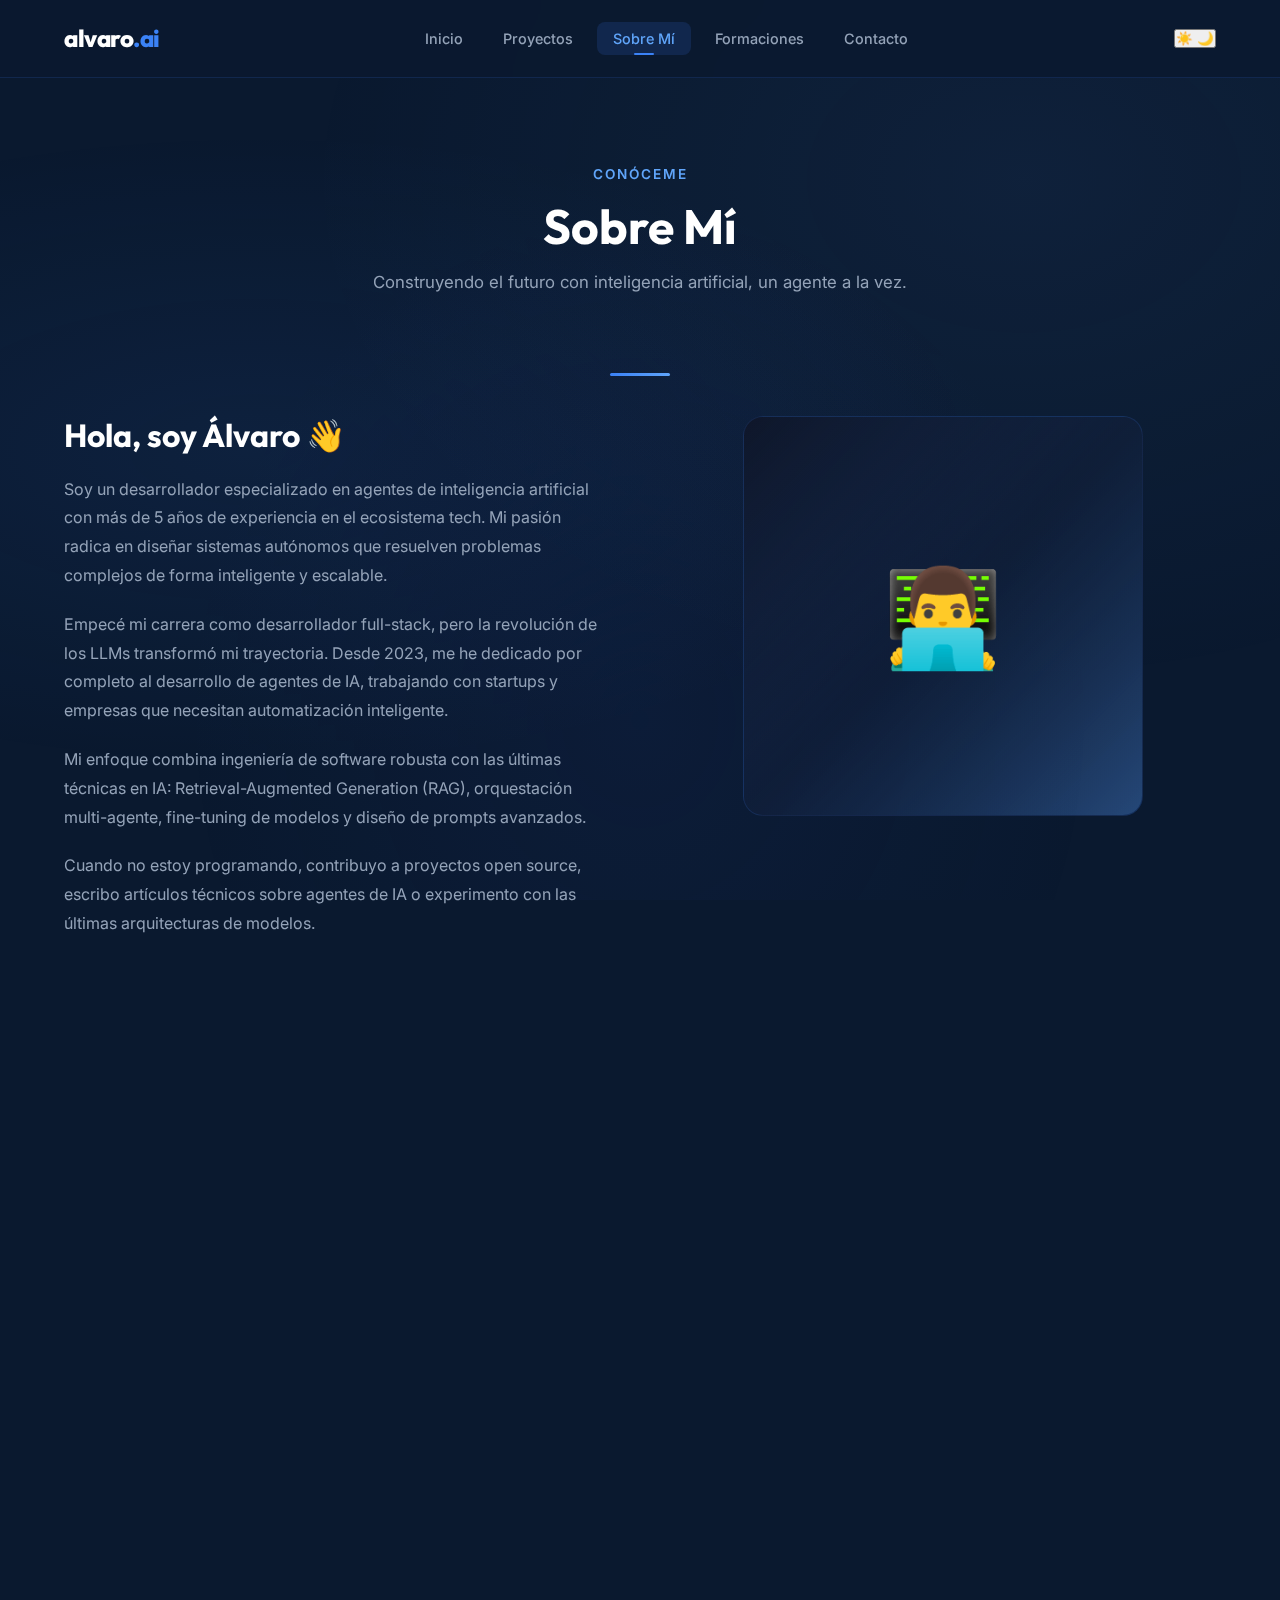
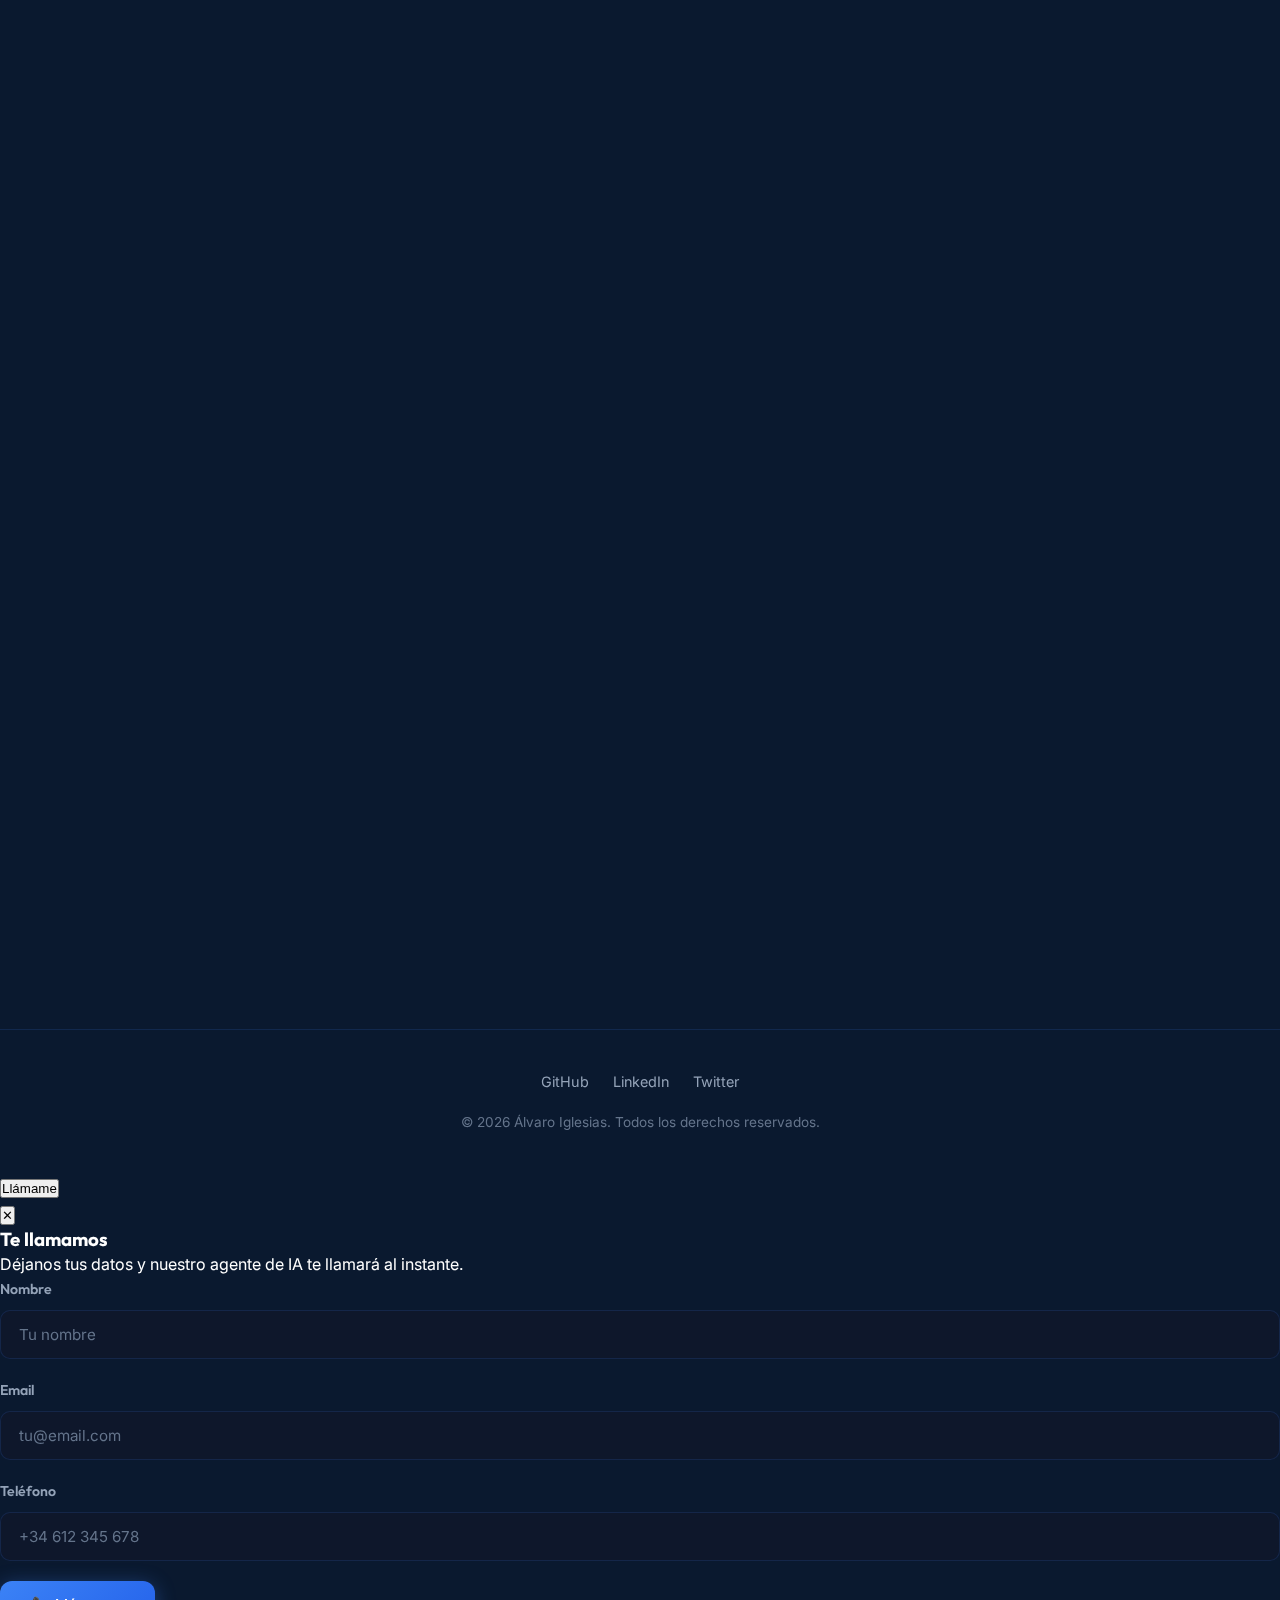
<file: sobre-mi.html>
<!DOCTYPE html>
<html lang="es">

<head>
    <meta charset="UTF-8">
    <meta name="viewport" content="width=device-width, initial-scale=1.0">
    <title>Sobre Mí — Álvaro Iglesias | Desarrollador de Agentes de IA</title>
    <meta name="description"
        content="Conoce la historia profesional, stack tecnológico y filosofía de Álvaro Iglesias, desarrollador de agentes de IA.">
    <link rel="stylesheet" href="styles.css">
    <script>document.documentElement.setAttribute('data-theme', localStorage.getItem('theme') || 'light');</script>
    <script src="https://challenges.cloudflare.com/turnstile/v0/api.js" async defer></script>
</head>

<body>
    <nav class="navbar" id="navbar">
        <div class="container nav-content">
            <a href="index.html" class="nav-logo">alvaro<span>.ai</span></a>
            <ul class="nav-links" id="navLinks">
                <li><a href="index.html">Inicio</a></li>
                <li><a href="proyectos.html">Proyectos</a></li>
                <li><a href="sobre-mi.html" class="active">Sobre Mí</a></li>
                <li><a href="formaciones.html">Formaciones</a></li>
                <li><a href="contacto.html">Contacto</a></li>
            </ul>
            <button class="theme-toggle" id="themeToggle" aria-label="Cambiar tema">
                <span class="theme-icon sun">☀️</span>
                <span class="theme-icon moon">🌙</span>
            </button>
            <button class="nav-toggle" id="navToggle" aria-label="Menú"><span></span><span></span><span></span></button>
        </div>
    </nav>

    <section class="page-header">
        <div class="container">
            <span class="section-tag">Conóceme</span>
            <h1>Sobre Mí</h1>
            <p>Construyendo el futuro con inteligencia artificial, un agente a la vez.</p>
        </div>
    </section>

    <section class="section" style="padding-top: 40px;">
        <div class="container">
            <div class="about-layout fade-in">
                <div class="about-text">
                    <h2>Hola, soy Álvaro 👋</h2>
                    <p>Soy un desarrollador especializado en agentes de inteligencia artificial con más de 5 años de
                        experiencia en el ecosistema tech. Mi pasión radica en diseñar sistemas autónomos que resuelven
                        problemas complejos de forma inteligente y escalable.</p>
                    <p>Empecé mi carrera como desarrollador full-stack, pero la revolución de los LLMs transformó mi
                        trayectoria. Desde 2023, me he dedicado por completo al desarrollo de agentes de IA, trabajando
                        con startups y empresas que necesitan automatización inteligente.</p>
                    <p>Mi enfoque combina ingeniería de software robusta con las últimas técnicas en IA:
                        Retrieval-Augmented Generation (RAG), orquestación multi-agente, fine-tuning de modelos y diseño
                        de prompts avanzados.</p>
                    <p>Cuando no estoy programando, contribuyo a proyectos open source, escribo artículos técnicos sobre
                        agentes de IA o experimento con las últimas arquitecturas de modelos.</p>
                </div>
                <div class="about-image">👨‍💻</div>
            </div>
        </div>
    </section>

    <section class="section">
        <div class="container">
            <div class="section-header fade-in">
                <span class="section-tag">Herramientas</span>
                <h2 class="section-title">Stack Tecnológico</h2>
                <p class="section-subtitle">Las tecnologías y frameworks con los que trabajo día a día.</p>
            </div>
            <div class="tech-stack fade-in">
                <h3>🧠 IA & LLMs</h3>
                <div class="tech-grid" style="margin-bottom: 32px;">
                    <div class="tech-item"><span class="tech-icon">🦜</span> LangChain</div>
                    <div class="tech-item"><span class="tech-icon">🔗</span> LangGraph</div>
                    <div class="tech-item"><span class="tech-icon">🤖</span> OpenAI API</div>
                    <div class="tech-item"><span class="tech-icon">🔮</span> Claude API</div>
                    <div class="tech-item"><span class="tech-icon">🚀</span> CrewAI</div>
                    <div class="tech-item"><span class="tech-icon">⚙️</span> AutoGen</div>
                    <div class="tech-item"><span class="tech-icon">📐</span> Hugging Face</div>
                    <div class="tech-item"><span class="tech-icon">🔍</span> RAG</div>
                </div>
                <h3>💻 Desarrollo</h3>
                <div class="tech-grid" style="margin-bottom: 32px;">
                    <div class="tech-item"><span class="tech-icon">🐍</span> Python</div>
                    <div class="tech-item"><span class="tech-icon">⚡</span> FastAPI</div>
                    <div class="tech-item"><span class="tech-icon">🟢</span> Node.js</div>
                    <div class="tech-item"><span class="tech-icon">⚛️</span> React</div>
                    <div class="tech-item"><span class="tech-icon">🐳</span> Docker</div>
                    <div class="tech-item"><span class="tech-icon">☁️</span> AWS</div>
                    <div class="tech-item"><span class="tech-icon">🔥</span> Streamlit</div>
                    <div class="tech-item"><span class="tech-icon">📦</span> Git</div>
                </div>
                <h3>🗄️ Bases de Datos & Vectores</h3>
                <div class="tech-grid">
                    <div class="tech-item"><span class="tech-icon">🌲</span> Pinecone</div>
                    <div class="tech-item"><span class="tech-icon">🎨</span> Chroma</div>
                    <div class="tech-item"><span class="tech-icon">🐘</span> PostgreSQL</div>
                    <div class="tech-item"><span class="tech-icon">🍃</span> MongoDB</div>
                    <div class="tech-item"><span class="tech-icon">🔴</span> Redis</div>
                    <div class="tech-item"><span class="tech-icon">🔎</span> Weaviate</div>
                </div>
            </div>
        </div>
    </section>

    <section class="section">
        <div class="container">
            <div class="section-header fade-in">
                <span class="section-tag">Principios</span>
                <h2 class="section-title">Mi Filosofía de Trabajo</h2>
            </div>
            <div class="philosophy-grid fade-in">
                <div class="card philosophy-card">
                    <span class="card-icon">🎯</span>
                    <h3>Soluciones, no tecnología</h3>
                    <p>La tecnología es el medio, no el fin. Cada agente que construyo resuelve un problema real y
                        genera valor tangible.</p>
                </div>
                <div class="card philosophy-card">
                    <span class="card-icon">🔄</span>
                    <h3>Iteración constante</h3>
                    <p>Los agentes se perfeccionan con el uso. Trabajo con ciclos cortos de feedback para mejorar
                        continuamente.</p>
                </div>
                <div class="card philosophy-card">
                    <span class="card-icon">🏗️</span>
                    <h3>Arquitectura escalable</h3>
                    <p>Diseño sistemas que crecen con tu negocio. Las soluciones de hoy soportan las demandas de mañana.
                    </p>
                </div>
            </div>
        </div>
    </section>

    <footer class="footer">
        <div class="container">
            <div class="footer-links">
                <a href="https://github.com" target="_blank">GitHub</a>
                <a href="https://linkedin.com" target="_blank">LinkedIn</a>
                <a href="https://twitter.com" target="_blank">Twitter</a>
            </div>
            <p>© 2026 Álvaro Iglesias. Todos los derechos reservados.</p>
        </div>
    </footer>

    <!-- Floating CTA Button -->
    <button class="floating-cta" onclick="document.getElementById('contactModal').classList.add('open')">
        <span class="cta-pulse"></span> Llámame
    </button>
    <div class="contact-modal-overlay" id="contactModal" onclick="if(event.target===this)this.classList.remove('open')">
        <div class="contact-modal">
            <button class="contact-modal-close"
                onclick="document.getElementById('contactModal').classList.remove('open')">✕</button>
            <h3>Te llamamos</h3>
            <p class="modal-subtitle">Déjanos tus datos y nuestro agente de IA te llamará al instante.</p>
            <form id="callForm">
                <div class="form-group"><label for="modal-name">Nombre</label><input type="text" id="modal-name"
                        placeholder="Tu nombre" required></div>
                <div class="form-group"><label for="modal-email">Email</label><input type="email" id="modal-email"
                        placeholder="tu@email.com" required></div>
                <div class="form-group"><label for="modal-phone">Teléfono</label><input type="tel" id="modal-phone"
                        placeholder="+34 612 345 678" required></div>
                <div class="cf-turnstile" data-sitekey="0x4AAAAAACdzIyoSlxr08Dfa" data-theme="auto"></div>
                <button type="submit" class="btn btn-primary" id="callBtn">📞 Llámame</button>
                <p id="callStatus" style="text-align:center;margin-top:12px;font-size:0.85rem;display:none;"></p>
            </form>
        </div>
    </div>

    <script>
        // Theme Toggle
        const themeToggle = document.getElementById('themeToggle');
        const html = document.documentElement;
        const currentTheme = localStorage.getItem('theme') || 'light';
        html.setAttribute('data-theme', currentTheme);
        themeToggle.addEventListener('click', () => {
            const theme = html.getAttribute('data-theme') === 'light' ? 'dark' : 'light';
            html.setAttribute('data-theme', theme);
            localStorage.setItem('theme', theme);
        });

        document.getElementById('navToggle').addEventListener('click', () => { document.getElementById('navLinks').classList.toggle('open'); });
        window.addEventListener('scroll', () => { document.getElementById('navbar').classList.toggle('scrolled', window.scrollY > 50); });
        const observer = new IntersectionObserver((entries) => { entries.forEach(entry => { if (entry.isIntersecting) entry.target.classList.add('visible'); }); }, { threshold: 0.1 });
        document.querySelectorAll('.fade-in').forEach(el => observer.observe(el));

        document.getElementById('callForm').addEventListener('submit', async (e) => {
            e.preventDefault();
            const btn = document.getElementById('callBtn');
            const status = document.getElementById('callStatus');
            const phone = document.getElementById('modal-phone').value.trim();
            const turnstileResponse = e.target.querySelector('[name="cf-turnstile-response"]');
            if (!turnstileResponse || !turnstileResponse.value) {
                status.textContent = '⚠️ Por favor, completa la verificación de seguridad.';
                status.style.color = '#f59e0b'; status.style.display = 'block'; return;
            }
            btn.disabled = true; btn.textContent = '⏳ Llamando...'; status.style.display = 'none';
            try {
                const res = await fetch('https://66ddwwgrhvx2bwlrzv266w2xl40smloe.lambda-url.eu-central-1.on.aws/', {
                    method: 'POST',
                    headers: { 'Content-Type': 'application/json' },
                    body: JSON.stringify({ phone: phone })
                });
                if (res.ok) {
                    status.textContent = '✅ ¡Llamada iniciada! Recibirás la llamada en segundos.'; status.style.color = '#4ade80'; status.style.display = 'block'; btn.textContent = '✅ Llamada enviada';
                    setTimeout(() => { document.getElementById('contactModal').classList.remove('open'); e.target.reset(); btn.disabled = false; btn.textContent = '📞 Llámame'; status.style.display = 'none'; }, 3000);
                } else { throw new Error('Error ' + res.status); }
            } catch (err) { status.textContent = '❌ Error al iniciar la llamada. Inténtalo de nuevo.'; status.style.color = '#f87171'; status.style.display = 'block'; btn.disabled = false; btn.textContent = '📞 Llámame'; }
        });
    </script>
</body>

</html>
</file>
<file: styles.css>
/* ============================================
   PORTFOLIO - DESARROLLADOR DE AGENTES DE IA
   Futuristic Design System
   ============================================ */

/* Google Fonts: Outfit (títulos) + Inter (cuerpo) */
@import url('https://fonts.googleapis.com/css2?family=Outfit:wght@300;400;500;600;700;800&family=Inter:wght@300;400;500;600&display=swap');

/* ---- CSS Custom Properties ---- */
:root {
    /* Colors */
    --bg-primary: #0a192f;
    --bg-secondary: #0f172a;
    --bg-card: rgba(15, 23, 42, 0.7);
    --text-primary: #ffffff;
    --text-secondary: #94a3b8;
    --text-muted: #64748b;
    --accent: #3b82f6;
    --accent-light: #60a5fa;
    --accent-glow: rgba(59, 130, 246, 0.4);
    --border-color: rgba(59, 130, 246, 0.15);
    --border-glow: rgba(59, 130, 246, 0.5);

    /* Typography */
    --font-heading: 'Outfit', sans-serif;
    --font-body: 'Inter', sans-serif;

    /* Spacing */
    --section-padding: 100px 0;
    --container-width: 1200px;

    /* Transitions */
    --transition-fast: 0.2s ease;
    --transition-normal: 0.3s ease;
    --transition-slow: 0.5s ease;
}

/* ---- Reset & Base ---- */
*,
*::before,
*::after {
    margin: 0;
    padding: 0;
    box-sizing: border-box;
}

html {
    scroll-behavior: smooth;
    font-size: 16px;
}

body {
    font-family: var(--font-body);
    background-color: var(--bg-primary);
    color: var(--text-primary);
    line-height: 1.7;
    overflow-x: hidden;
    min-height: 100vh;
}

/* Animated background */
body::before {
    content: '';
    position: fixed;
    top: 0;
    left: 0;
    width: 100%;
    height: 100%;
    background:
        radial-gradient(ellipse at 20% 50%, rgba(59, 130, 246, 0.08) 0%, transparent 50%),
        radial-gradient(ellipse at 80% 20%, rgba(96, 165, 250, 0.06) 0%, transparent 50%),
        radial-gradient(ellipse at 50% 80%, rgba(30, 58, 138, 0.1) 0%, transparent 50%);
    z-index: -1;
    animation: bgShift 20s ease-in-out infinite alternate;
}

@keyframes bgShift {
    0% {
        opacity: 0.6;
        transform: scale(1);
    }

    50% {
        opacity: 1;
        transform: scale(1.05);
    }

    100% {
        opacity: 0.7;
        transform: scale(1);
    }
}

a {
    color: var(--accent-light);
    text-decoration: none;
    transition: color var(--transition-fast);
}

a:hover {
    color: var(--accent);
}

img {
    max-width: 100%;
    display: block;
}

h1,
h2,
h3,
h4,
h5,
h6 {
    font-family: var(--font-heading);
    font-weight: 700;
    line-height: 1.2;
    color: var(--text-primary);
}

/* ---- Container ---- */
.container {
    width: 90%;
    max-width: var(--container-width);
    margin: 0 auto;
}

/* ---- Navigation ---- */
.navbar {
    position: fixed;
    top: 0;
    left: 0;
    width: 100%;
    z-index: 1000;
    padding: 18px 0;
    background: rgba(10, 25, 47, 0.85);
    backdrop-filter: blur(20px);
    border-bottom: 1px solid var(--border-color);
    transition: all var(--transition-normal);
}

.navbar.scrolled {
    padding: 12px 0;
    background: rgba(10, 25, 47, 0.95);
}

.nav-content {
    display: flex;
    align-items: center;
    justify-content: space-between;
}

.nav-logo {
    font-family: var(--font-heading);
    font-size: 1.5rem;
    font-weight: 800;
    color: var(--text-primary);
    letter-spacing: -0.5px;
}

.nav-logo span {
    color: var(--accent);
}

.nav-links {
    display: flex;
    list-style: none;
    gap: 8px;
}

.nav-links a {
    color: var(--text-secondary);
    font-family: var(--font-body);
    font-size: 0.9rem;
    font-weight: 500;
    padding: 8px 16px;
    border-radius: 8px;
    transition: all var(--transition-normal);
    position: relative;
}

.nav-links a:hover {
    color: var(--text-primary);
    background: rgba(59, 130, 246, 0.1);
}

.nav-links a.active {
    color: var(--accent-light);
    background: rgba(59, 130, 246, 0.15);
}

.nav-links a.active::after {
    content: '';
    position: absolute;
    bottom: 0;
    left: 50%;
    transform: translateX(-50%);
    width: 20px;
    height: 2px;
    background: var(--accent);
    border-radius: 1px;
}

/* Mobile menu toggle */
.nav-toggle {
    display: none;
    flex-direction: column;
    gap: 5px;
    cursor: pointer;
    padding: 5px;
    background: none;
    border: none;
}

.nav-toggle span {
    width: 25px;
    height: 2px;
    background: var(--text-primary);
    border-radius: 2px;
    transition: all var(--transition-normal);
}

/* ---- Hero Section ---- */
.hero {
    min-height: 100vh;
    display: flex;
    align-items: center;
    padding-top: 80px;
    position: relative;
}

.hero-content {
    max-width: 750px;
}

.hero-badge {
    display: inline-flex;
    align-items: center;
    gap: 8px;
    padding: 8px 18px;
    border-radius: 50px;
    background: rgba(59, 130, 246, 0.1);
    border: 1px solid var(--border-color);
    font-size: 0.85rem;
    color: var(--accent-light);
    font-weight: 500;
    margin-bottom: 28px;
    animation: fadeInUp 0.6s ease forwards;
}

.hero-badge::before {
    content: '';
    width: 8px;
    height: 8px;
    background: var(--accent);
    border-radius: 50%;
    animation: pulse 2s ease-in-out infinite;
}

@keyframes pulse {

    0%,
    100% {
        opacity: 1;
        transform: scale(1);
    }

    50% {
        opacity: 0.5;
        transform: scale(0.8);
    }
}

.hero h1 {
    font-size: clamp(2.5rem, 5vw, 4rem);
    font-weight: 800;
    line-height: 1.1;
    margin-bottom: 24px;
    animation: fadeInUp 0.6s ease 0.1s forwards;
    opacity: 0;
}

.hero h1 .highlight {
    background: linear-gradient(135deg, var(--accent), var(--accent-light));
    -webkit-background-clip: text;
    -webkit-text-fill-color: transparent;
    background-clip: text;
}

.hero-description {
    font-size: 1.15rem;
    color: var(--text-secondary);
    line-height: 1.8;
    margin-bottom: 40px;
    max-width: 600px;
    animation: fadeInUp 0.6s ease 0.2s forwards;
    opacity: 0;
}

.hero-cta {
    display: flex;
    gap: 16px;
    flex-wrap: wrap;
    animation: fadeInUp 0.6s ease 0.3s forwards;
    opacity: 0;
}

/* ---- Buttons ---- */
.btn {
    display: inline-flex;
    align-items: center;
    gap: 8px;
    padding: 14px 32px;
    border-radius: 12px;
    font-family: var(--font-body);
    font-size: 0.95rem;
    font-weight: 600;
    cursor: pointer;
    transition: all var(--transition-normal);
    border: none;
    text-decoration: none;
}

.btn-primary {
    background: linear-gradient(135deg, var(--accent), #2563eb);
    color: var(--text-primary);
    box-shadow: 0 4px 20px var(--accent-glow);
}

.btn-primary:hover {
    transform: translateY(-2px);
    box-shadow: 0 8px 30px var(--accent-glow);
    color: var(--text-primary);
}

.btn-outline {
    background: transparent;
    color: var(--text-primary);
    border: 1px solid var(--border-glow);
}

.btn-outline:hover {
    background: rgba(59, 130, 246, 0.1);
    border-color: var(--accent);
    transform: translateY(-2px);
    color: var(--text-primary);
}

/* ---- Floating Orb (Hero Decoration) ---- */
.hero-visual {
    position: absolute;
    right: 5%;
    top: 50%;
    transform: translateY(-50%);
    width: 400px;
    height: 400px;
    pointer-events: none;
}

.orb {
    width: 100%;
    height: 100%;
    border-radius: 50%;
    background: radial-gradient(circle at 30% 30%, var(--accent), rgba(30, 58, 138, 0.3), transparent);
    filter: blur(60px);
    animation: orbFloat 8s ease-in-out infinite;
    opacity: 0.5;
}

@keyframes orbFloat {

    0%,
    100% {
        transform: translateY(0) scale(1);
    }

    50% {
        transform: translateY(-30px) scale(1.05);
    }
}

/* ---- Section Styles ---- */
.section {
    padding: var(--section-padding);
}

.section-header {
    text-align: center;
    margin-bottom: 60px;
}

.section-tag {
    display: inline-block;
    font-size: 0.85rem;
    font-weight: 600;
    color: var(--accent-light);
    text-transform: uppercase;
    letter-spacing: 2px;
    margin-bottom: 12px;
}

.section-title {
    font-size: clamp(2rem, 4vw, 2.8rem);
    margin-bottom: 16px;
}

.section-subtitle {
    font-size: 1.05rem;
    color: var(--text-secondary);
    max-width: 600px;
    margin: 0 auto;
}

/* ---- Cards ---- */
.card {
    background: var(--bg-card);
    border: 1px solid var(--border-color);
    border-radius: 16px;
    padding: 32px;
    transition: all var(--transition-normal);
    backdrop-filter: blur(10px);
}

.card:hover {
    border-color: var(--border-glow);
    transform: translateY(-4px);
    box-shadow: 0 8px 32px rgba(59, 130, 246, 0.1);
}

/* ---- Projects Grid ---- */
.projects-grid {
    display: grid;
    grid-template-columns: repeat(auto-fill, minmax(360px, 1fr));
    gap: 28px;
}

.project-card {
    position: relative;
    overflow: hidden;
}

.project-image {
    width: 100%;
    height: 200px;
    background: linear-gradient(135deg, var(--bg-secondary), rgba(59, 130, 246, 0.1));
    border-radius: 12px;
    margin-bottom: 20px;
    display: flex;
    align-items: center;
    justify-content: center;
    font-size: 3rem;
    overflow: hidden;
    position: relative;
}

.project-image::after {
    content: '';
    position: absolute;
    inset: 0;
    background: linear-gradient(135deg, transparent 40%, rgba(59, 130, 246, 0.15));
    border-radius: 12px;
}

.project-card h3 {
    font-size: 1.25rem;
    margin-bottom: 10px;
}

.project-card p {
    color: var(--text-secondary);
    font-size: 0.9rem;
    margin-bottom: 16px;
    line-height: 1.7;
}

.project-tags {
    display: flex;
    flex-wrap: wrap;
    gap: 8px;
    margin-bottom: 16px;
}

.tag {
    padding: 4px 12px;
    background: rgba(59, 130, 246, 0.1);
    border: 1px solid var(--border-color);
    border-radius: 6px;
    font-size: 0.78rem;
    color: var(--accent-light);
    font-weight: 500;
}

.project-link {
    font-size: 0.9rem;
    font-weight: 600;
    color: var(--accent-light);
    display: inline-flex;
    align-items: center;
    gap: 6px;
    transition: gap var(--transition-normal);
}

.project-link:hover {
    gap: 12px;
}

/* ---- About Page ---- */
.about-layout {
    display: grid;
    grid-template-columns: 1fr 1fr;
    gap: 60px;
    align-items: start;
}

.about-text h2 {
    font-size: 2rem;
    margin-bottom: 20px;
}

.about-text p {
    color: var(--text-secondary);
    margin-bottom: 20px;
    line-height: 1.8;
}

.about-image {
    width: 100%;
    aspect-ratio: 1;
    max-width: 400px;
    margin: 0 auto;
    border-radius: 20px;
    background: linear-gradient(135deg, var(--bg-secondary), rgba(59, 130, 246, 0.1));
    border: 1px solid var(--border-color);
    display: flex;
    align-items: center;
    justify-content: center;
    font-size: 6rem;
    position: relative;
    overflow: hidden;
}

.about-image::before {
    content: '';
    position: absolute;
    inset: -2px;
    border-radius: 22px;
    background: linear-gradient(135deg, var(--accent), transparent, var(--accent-light));
    z-index: -1;
    opacity: 0.3;
}

/* Tech Stack */
.tech-stack {
    margin-top: 50px;
}

.tech-stack h3 {
    font-size: 1.4rem;
    margin-bottom: 24px;
}

.tech-grid {
    display: grid;
    grid-template-columns: repeat(auto-fill, minmax(140px, 1fr));
    gap: 12px;
}

.tech-item {
    display: flex;
    align-items: center;
    gap: 10px;
    padding: 12px 16px;
    background: var(--bg-card);
    border: 1px solid var(--border-color);
    border-radius: 10px;
    font-size: 0.88rem;
    font-weight: 500;
    color: var(--text-secondary);
    transition: all var(--transition-normal);
}

.tech-item:hover {
    border-color: var(--border-glow);
    color: var(--text-primary);
    background: rgba(59, 130, 246, 0.08);
}

.tech-icon {
    font-size: 1.3rem;
}

/* ---- Timeline (Formaciones) ---- */
.timeline {
    position: relative;
    max-width: 800px;
    margin: 0 auto;
}

.timeline::before {
    content: '';
    position: absolute;
    left: 28px;
    top: 0;
    bottom: 0;
    width: 2px;
    background: linear-gradient(to bottom, var(--accent), var(--border-color), transparent);
}

.timeline-item {
    position: relative;
    padding-left: 72px;
    margin-bottom: 48px;
}

.timeline-dot {
    position: absolute;
    left: 20px;
    top: 8px;
    width: 18px;
    height: 18px;
    border-radius: 50%;
    background: var(--bg-primary);
    border: 3px solid var(--accent);
    box-shadow: 0 0 12px var(--accent-glow);
    z-index: 1;
}

.timeline-date {
    font-size: 0.85rem;
    font-weight: 600;
    color: var(--accent-light);
    margin-bottom: 8px;
    font-family: var(--font-heading);
}

.timeline-content {
    background: var(--bg-card);
    border: 1px solid var(--border-color);
    border-radius: 14px;
    padding: 24px;
    transition: all var(--transition-normal);
}

.timeline-content:hover {
    border-color: var(--border-glow);
    box-shadow: 0 4px 24px rgba(59, 130, 246, 0.08);
}

.timeline-content h3 {
    font-size: 1.15rem;
    margin-bottom: 6px;
}

.timeline-content .institution {
    font-size: 0.9rem;
    color: var(--accent-light);
    margin-bottom: 10px;
    font-weight: 500;
}

.timeline-content p {
    color: var(--text-secondary);
    font-size: 0.88rem;
    line-height: 1.7;
}

/* ---- Contact Page ---- */
.contact-layout {
    display: grid;
    grid-template-columns: 1fr 1fr;
    gap: 60px;
    align-items: start;
}

.contact-info h2 {
    font-size: 2rem;
    margin-bottom: 16px;
}

.contact-info>p {
    color: var(--text-secondary);
    margin-bottom: 32px;
    line-height: 1.8;
}

.contact-links {
    display: flex;
    flex-direction: column;
    gap: 16px;
}

.contact-link-item {
    display: flex;
    align-items: center;
    gap: 14px;
    padding: 16px 20px;
    background: var(--bg-card);
    border: 1px solid var(--border-color);
    border-radius: 12px;
    color: var(--text-secondary);
    transition: all var(--transition-normal);
}

.contact-link-item:hover {
    border-color: var(--border-glow);
    color: var(--text-primary);
    background: rgba(59, 130, 246, 0.06);
}

.contact-link-item .icon {
    font-size: 1.3rem;
    width: 24px;
    text-align: center;
}

.contact-form {
    background: var(--bg-card);
    border: 1px solid var(--border-color);
    border-radius: 16px;
    padding: 36px;
}

.form-group {
    margin-bottom: 20px;
}

.form-group label {
    display: block;
    font-size: 0.88rem;
    font-weight: 600;
    color: var(--text-secondary);
    margin-bottom: 8px;
    font-family: var(--font-heading);
}

.form-group input,
.form-group textarea {
    width: 100%;
    padding: 14px 18px;
    background: rgba(15, 23, 42, 0.8);
    border: 1px solid var(--border-color);
    border-radius: 10px;
    color: var(--text-primary);
    font-family: var(--font-body);
    font-size: 0.95rem;
    transition: all var(--transition-normal);
    outline: none;
}

.form-group input:focus,
.form-group textarea:focus {
    border-color: var(--accent);
    box-shadow: 0 0 16px rgba(59, 130, 246, 0.15);
}

.form-group textarea {
    min-height: 140px;
    resize: vertical;
}

.form-group input::placeholder,
.form-group textarea::placeholder {
    color: var(--text-muted);
}

/* ---- Footer ---- */
.footer {
    padding: 40px 0;
    border-top: 1px solid var(--border-color);
    text-align: center;
}

.footer p {
    color: var(--text-muted);
    font-size: 0.85rem;
}

.footer-links {
    display: flex;
    justify-content: center;
    gap: 24px;
    margin-bottom: 16px;
}

.footer-links a {
    color: var(--text-secondary);
    font-size: 0.9rem;
    transition: color var(--transition-fast);
}

.footer-links a:hover {
    color: var(--accent-light);
}

/* ---- Stats Row ---- */
.stats-row {
    display: grid;
    grid-template-columns: repeat(auto-fit, minmax(200px, 1fr));
    gap: 24px;
    margin-top: 60px;
}

.stat-item {
    text-align: center;
    padding: 28px 20px;
    background: var(--bg-card);
    border: 1px solid var(--border-color);
    border-radius: 14px;
    transition: all var(--transition-normal);
}

.stat-item:hover {
    border-color: var(--border-glow);
    box-shadow: 0 4px 24px rgba(59, 130, 246, 0.08);
}

.stat-number {
    font-family: var(--font-heading);
    font-size: 2.2rem;
    font-weight: 800;
    color: var(--accent-light);
    display: block;
    margin-bottom: 4px;
}

.stat-label {
    font-size: 0.88rem;
    color: var(--text-secondary);
}

/* ---- Philosophy Cards ---- */
.philosophy-grid {
    display: grid;
    grid-template-columns: repeat(auto-fit, minmax(280px, 1fr));
    gap: 24px;
    margin-top: 40px;
}

.philosophy-card {
    text-align: center;
    padding: 36px 24px;
}

.philosophy-card .card-icon {
    font-size: 2.5rem;
    margin-bottom: 16px;
    display: block;
}

.philosophy-card h3 {
    font-size: 1.15rem;
    margin-bottom: 10px;
}

.philosophy-card p {
    color: var(--text-secondary);
    font-size: 0.9rem;
    line-height: 1.7;
}

/* ---- Animation Keyframes ---- */
@keyframes fadeInUp {
    from {
        opacity: 0;
        transform: translateY(24px);
    }

    to {
        opacity: 1;
        transform: translateY(0);
    }
}

@keyframes fadeIn {
    from {
        opacity: 0;
    }

    to {
        opacity: 1;
    }
}

/* Scroll-triggered fade-in */
.fade-in {
    opacity: 0;
    transform: translateY(20px);
    transition: opacity 0.6s ease, transform 0.6s ease;
}

.fade-in.visible {
    opacity: 1;
    transform: translateY(0);
}

/* ---- Page Header (for inner pages) ---- */
.page-header {
    padding: 160px 0 80px;
    text-align: center;
    position: relative;
}

.page-header::after {
    content: '';
    position: absolute;
    bottom: 0;
    left: 50%;
    transform: translateX(-50%);
    width: 60px;
    height: 3px;
    background: linear-gradient(90deg, var(--accent), var(--accent-light));
    border-radius: 2px;
}

.page-header h1 {
    font-size: clamp(2.2rem, 4vw, 3rem);
    margin-bottom: 12px;
}

.page-header p {
    color: var(--text-secondary);
    font-size: 1.05rem;
    max-width: 550px;
    margin: 0 auto;
}

/* ---- Certifications Grid ---- */
.certifications-grid {
    display: grid;
    grid-template-columns: repeat(auto-fill, minmax(300px, 1fr));
    gap: 20px;
    margin-top: 20px;
}

.cert-card {
    display: flex;
    align-items: flex-start;
    gap: 16px;
    padding: 24px;
}

.cert-card .cert-icon {
    font-size: 2rem;
    color: var(--accent-light);
    flex-shrink: 0;
}

.cert-card h4 {
    font-size: 1rem;
    margin-bottom: 4px;
}

.cert-card p {
    color: var(--text-secondary);
    font-size: 0.85rem;
}

/* ---- Responsive ---- */
@media (max-width: 1024px) {
    .hero-visual {
        display: none;
    }

    .about-layout,
    .contact-layout {
        grid-template-columns: 1fr;
        gap: 40px;
    }
}

@media (max-width: 768px) {
    .nav-links {
        display: none;
        position: absolute;
        top: 100%;
        left: 0;
        width: 100%;
        flex-direction: column;
        background: rgba(10, 25, 47, 0.98);
        backdrop-filter: blur(20px);
        padding: 20px;
        border-bottom: 1px solid var(--border-color);
        gap: 4px;
    }

    .nav-links.open {
        display: flex;
    }

    .nav-toggle {
        display: flex;
    }

    .hero h1 {
        font-size: 2.2rem;
    }

    .hero-description {
        font-size: 1rem;
    }

    .projects-grid {
        grid-template-columns: 1fr;
    }

    .stats-row {
        grid-template-columns: repeat(2, 1fr);
    }

    .section {
        padding: 60px 0;
    }

    .page-header {
        padding: 120px 0 60px;
    }

    .timeline::before {
        left: 16px;
    }

    .timeline-item {
        padding-left: 52px;
    }

    .timeline-dot {
        left: 8px;
    }
}

@media (max-width: 480px) {
    .stats-row {
        grid-template-columns: 1fr;
    }

    .hero-cta {
        flex-direction: column;
    }

    .btn {
        justify-content: center;
    }
}
</file>
